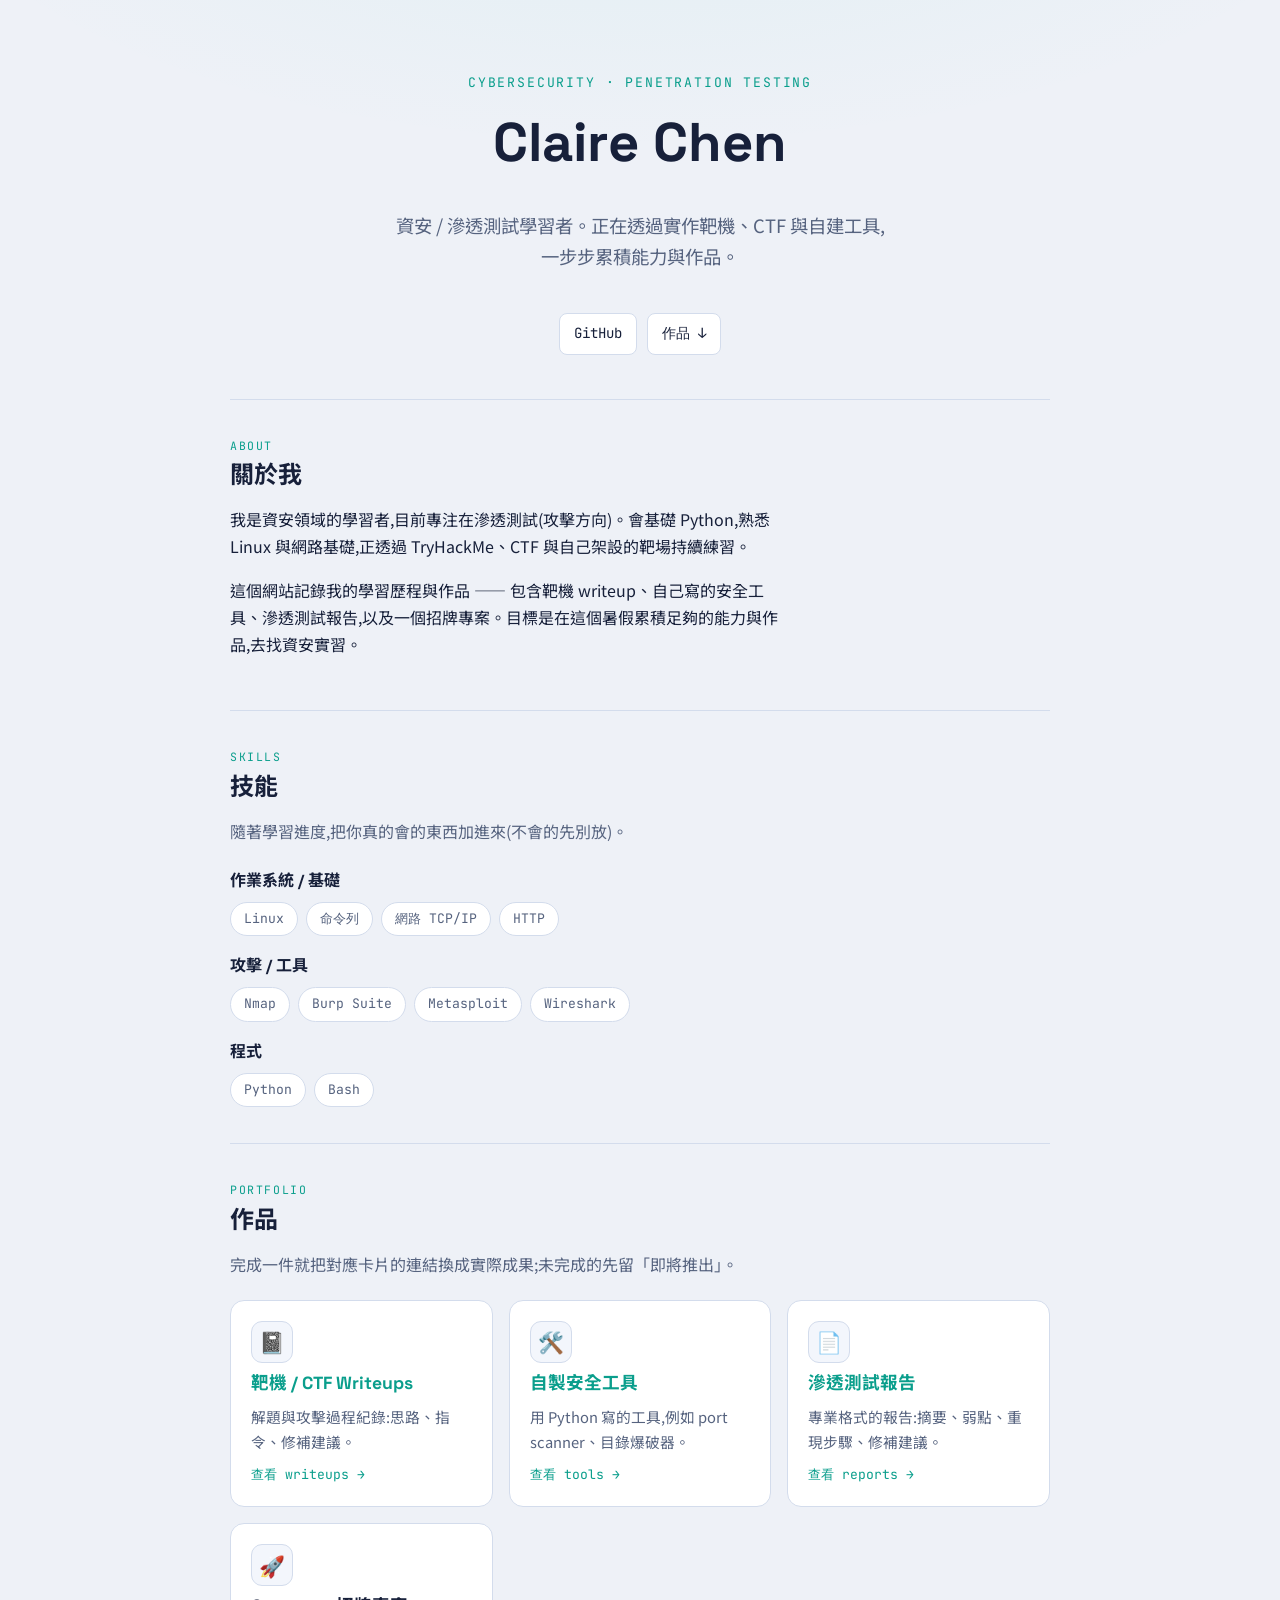
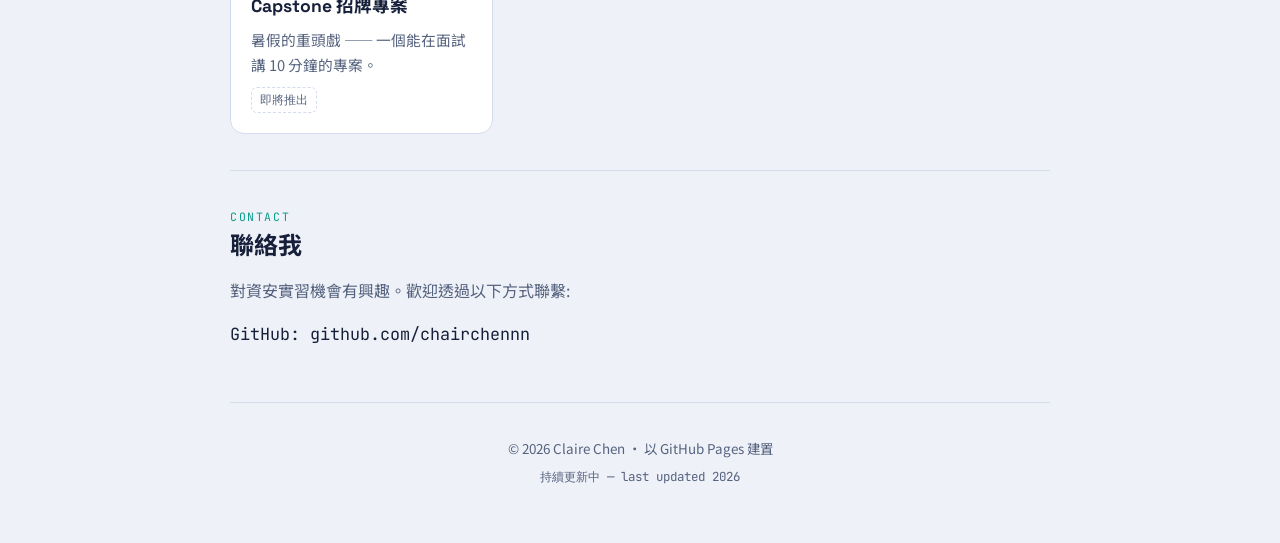
<file: index.html>
<!doctype html>
<html lang="zh-Hant">
<head>
<meta charset="utf-8">
<meta name="viewport" content="width=device-width, initial-scale=1, viewport-fit=cover">
<!-- Yun-Ching Chen -->
<title>Claire Chen · 資安作品集</title>
<meta name="description" content="資安 / 滲透測試學習歷程與作品集">
<link rel="preconnect" href="https://fonts.googleapis.com">
<link rel="preconnect" href="https://fonts.gstatic.com" crossorigin>
<link rel="stylesheet" href="https://fonts.googleapis.com/css2?family=Space+Grotesk:wght@500;700&family=JetBrains+Mono:wght@400;700&family=Noto+Sans+TC:wght@400;500;700&display=swap">
<style>
:root{
  --bg:#0e1118; --bg2:#141a27; --panel:#181f2e; --panel2:#1f2838; --line:#2a3347;
  --fg:#e8edf7; --muted:#93a0bc; --accent:#34d3c0; --accent-ink:#04140f;
  --display:"Space Grotesk","Noto Sans TC",system-ui,sans-serif;
  --body:"Noto Sans TC",system-ui,-apple-system,"PingFang TC","Microsoft JhengHei",sans-serif;
  --mono:"JetBrains Mono",ui-monospace,Menlo,Consolas,monospace;
  color-scheme:dark;
}
@media (prefers-color-scheme:light){:root{
  --bg:#eef1f7; --bg2:#ffffff; --panel:#ffffff; --panel2:#f3f6fc; --line:#d3dcec;
  --fg:#17203a; --muted:#56637f; --accent:#0a9e8c; --accent-ink:#ffffff; color-scheme:light }}
*{box-sizing:border-box}
html,body{margin:0}
body{background:var(--bg);color:var(--fg);font:16px/1.7 var(--body);
  background-image:radial-gradient(1100px 500px at 50% -200px,rgba(52,211,192,.08),transparent 70%)}
.wrap{max-width:860px;margin:0 auto;padding:0 max(20px,env(safe-area-inset-left,0px))}
h1,h2,h3{font-family:var(--display);line-height:1.2;margin:0}
a{color:var(--accent);text-decoration:none}
a:hover{text-decoration:underline}
.mono{font-family:var(--mono)}
.muted{color:var(--muted)}

/* hero */
header.hero{padding:72px 0 44px;text-align:center;display:flex;flex-direction:column;align-items:center;gap:16px}
.hero .eyebrow{font-family:var(--mono);font-size:.82rem;letter-spacing:.14em;text-transform:uppercase;color:var(--accent)}
.hero h1{font-size:clamp(2.2rem,7vw,3.4rem)}
.hero .tagline{font-size:1.15rem;color:var(--muted);max-width:50ch}
.links{display:flex;flex-wrap:wrap;gap:10px;justify-content:center;margin-top:6px}
.links a{font-family:var(--mono);font-size:.88rem;background:var(--panel);border:1px solid var(--line);border-radius:8px;padding:8px 14px;color:var(--fg)}
.links a:hover{border-color:var(--accent);text-decoration:none}

section{padding:36px 0;border-top:1px solid var(--line)}
section h2{font-size:1.5rem;margin-bottom:6px}
section .lead{color:var(--muted);margin-bottom:22px}
.sec-label{font-family:var(--mono);font-size:.72rem;letter-spacing:.14em;text-transform:uppercase;color:var(--accent);display:block;margin-bottom:6px}

/* about */
.about p{max-width:62ch;color:var(--fg)}
.about p + p{margin-top:12px}

/* skills */
.skills{display:flex;flex-direction:column;gap:16px}
.skillgroup b{font-family:var(--display);display:block;margin-bottom:8px}
.chips{display:flex;flex-wrap:wrap;gap:8px}
.chip{font-family:var(--mono);font-size:.82rem;background:var(--panel);border:1px solid var(--line);border-radius:999px;padding:5px 13px;color:var(--muted)}

/* projects */
.grid{display:grid;grid-template-columns:repeat(auto-fit,minmax(240px,1fr));gap:16px}
.card{background:var(--panel);border:1px solid var(--line);border-radius:14px;padding:20px;display:flex;flex-direction:column;gap:10px;transition:border-color .15s,transform .15s}
.card:hover{border-color:var(--accent);transform:translateY(-2px)}
.card .ico{width:42px;height:42px;border-radius:11px;background:var(--panel2);border:1px solid var(--line);display:grid;place-items:center;font-size:1.3rem}
.card h3{font-size:1.1rem}
.card p{color:var(--muted);font-size:.92rem;flex:1;margin:0}
.card .go{font-family:var(--mono);font-size:.82rem;color:var(--accent)}
.card .soon{font-family:var(--mono);font-size:.72rem;color:var(--muted);border:1px dashed var(--line);border-radius:6px;padding:2px 8px;align-self:flex-start}

/* contact */
.contact p{color:var(--muted);max-width:60ch}
.contact .big{font-family:var(--mono);font-size:1.05rem;color:var(--fg);margin-top:10px;word-break:break-all}

footer{padding:34px 0 56px;border-top:1px solid var(--line);text-align:center;color:var(--muted);font-size:.84rem}
footer .mono{display:block;margin-top:6px;font-size:.78rem}
</style>
</head>
<body>
<div class="wrap">

  <!-- ====== 首屏 HERO：改成你的名字、一句介紹、連結 ====== -->
  <header class="hero">
    <span class="eyebrow">Cybersecurity · Penetration Testing</span>
    <h1>Claire Chen</h1>
    <p class="tagline">資安 / 滲透測試學習者。正在透過實作靶機、CTF 與自建工具,一步步累積能力與作品。</p>
    <div class="links">
      <!-- chairchennn.github.io -->
      <a href="https://github.com/chairchennn" target="_blank" rel="noopener">GitHub</a>
      <a href="#projects">作品 ↓</a>
      <!-- 之後可加：LinkedIn、TryHackMe profile、Email -->
    </div>
  </header>

  <!-- ====== 關於我 ====== -->
  <section class="about" id="about">
    <span class="sec-label">About</span>
    <h2>關於我</h2>
    <!-- Hi, I'm Yun-Ching Chen, currently studying Masters of Cyber Security in UQ. -->
    <p>我是資安領域的學習者,目前專注在滲透測試(攻擊方向)。會基礎 Python,熟悉 Linux 與網路基礎,正透過 TryHackMe、CTF 與自己架設的靶場持續練習。</p>
    <p>這個網站記錄我的學習歷程與作品 —— 包含靶機 writeup、自己寫的安全工具、滲透測試報告,以及一個招牌專案。目標是在這個暑假累積足夠的能力與作品,去找資安實習。</p>
  </section>

  <!-- ====== 技能 ====== -->
  <section id="skills">
    <span class="sec-label">Skills</span>
    <h2>技能</h2>
    <p class="lead">隨著學習進度,把你真的會的東西加進來(不會的先別放)。</p>
    <div class="skills">
      <div class="skillgroup"><b>作業系統 / 基礎</b>
        <div class="chips"><span class="chip">Linux</span><span class="chip">命令列</span><span class="chip">網路 TCP/IP</span><span class="chip">HTTP</span></div></div>
      <div class="skillgroup"><b>攻擊 / 工具</b>
        <div class="chips"><span class="chip">Nmap</span><span class="chip">Burp Suite</span><span class="chip">Metasploit</span><span class="chip">Wireshark</span></div></div>
      <div class="skillgroup"><b>程式</b>
        <div class="chips"><span class="chip">Python</span><span class="chip">Bash</span></div></div>
    </div>
  </section>

  <!-- ====== 作品 PROJECTS ====== -->
  <section id="projects">
    <span class="sec-label">Portfolio</span>
    <h2>作品</h2>
    <p class="lead">完成一件就把對應卡片的連結換成實際成果;未完成的先留「即將推出」。</p>
    <div class="grid">

      <a class="card" href="https://github.com/chairchennn/chairchennn.github.io/tree/main/writeups" target="_blank" rel="noopener">
        <span class="ico">📓</span>
        <h3>靶機 / CTF Writeups</h3>
        <p>解題與攻擊過程紀錄:思路、指令、修補建議。</p>
        <span class="go">查看 writeups →</span>
      </a>

      <a class="card" href="https://github.com/chairchennn/chairchennn.github.io/tree/main/tools" target="_blank" rel="noopener">
        <span class="ico">🛠️</span>
        <h3>自製安全工具</h3>
        <p>用 Python 寫的工具,例如 port scanner、目錄爆破器。</p>
        <span class="go">查看 tools →</span>
      </a>

      <a class="card" href="https://github.com/chairchennn/chairchennn.github.io/tree/main/reports" target="_blank" rel="noopener">
        <span class="ico">📄</span>
        <h3>滲透測試報告</h3>
        <p>專業格式的報告:摘要、弱點、重現步驟、修補建議。</p>
        <span class="go">查看 reports →</span>
      </a>

      <!-- ✏️ Capstone：完成後把 href 換成專案 repo，拿掉 soon -->
      <div class="card">
        <span class="ico">🚀</span>
        <h3>Capstone 招牌專案</h3>
        <p>暑假的重頭戲 —— 一個能在面試講 10 分鐘的專案。</p>
        <span class="soon">即將推出</span>
      </div>

    </div>
  </section>

  <!-- ====== 聯絡 ====== -->
  <section class="contact" id="contact">
    <span class="sec-label">Contact</span>
    <h2>聯絡我</h2>
    <p>對資安實習機會有興趣。歡迎透過以下方式聯繫:</p>
    <!-- claire.ycchen.au@gmail.com -->
    <p class="big">GitHub: github.com/chairchennn</p>
  </section>

  <footer>
    <div>© <span id="yr"></span> Claire Chen · 以 GitHub Pages 建置</div>
    <span class="mono">持續更新中 — last updated 2026</span>
  </footer>

</div>
<script>document.getElementById('yr').textContent=new Date().getFullYear();</script>
</body>
</html>
</file>
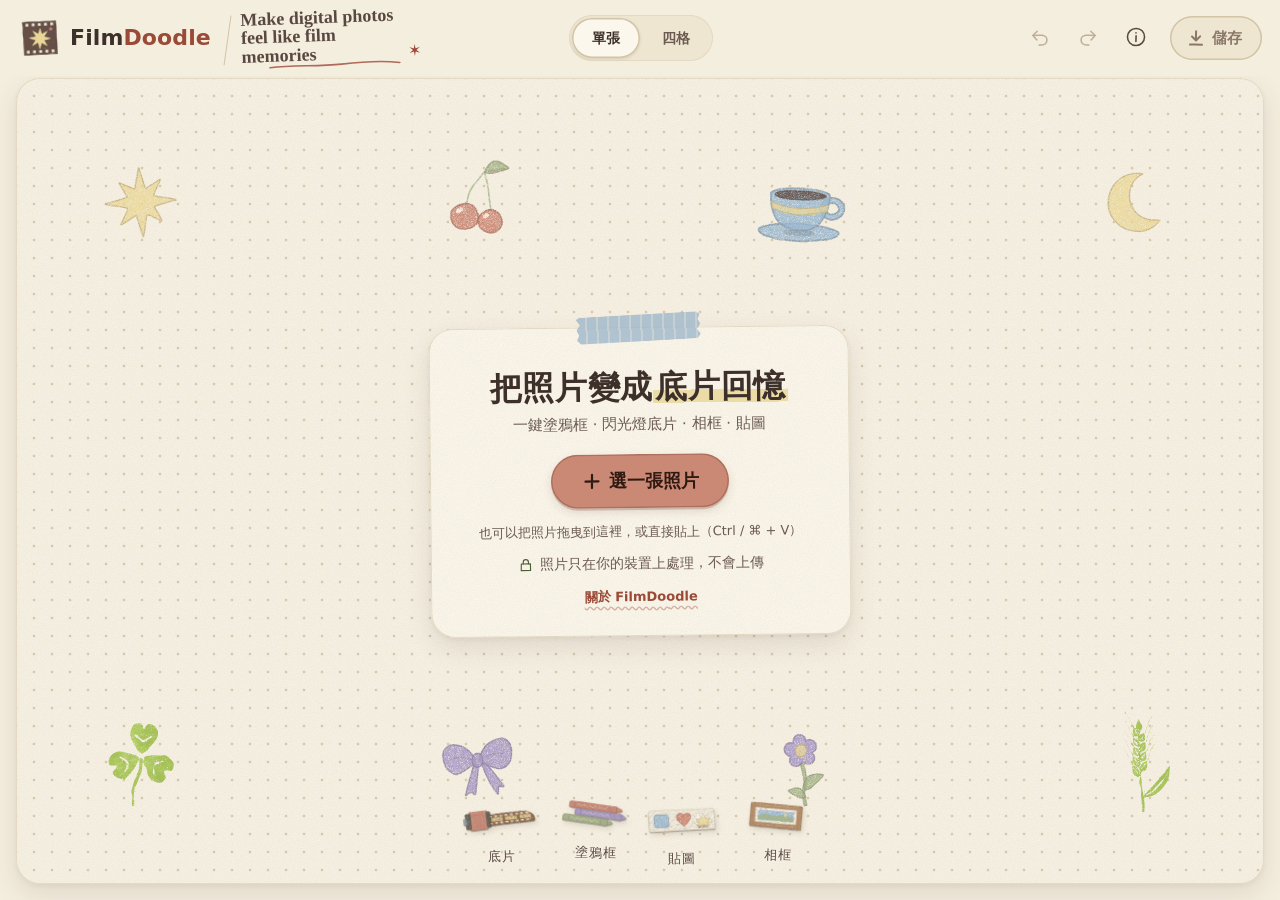
<file: film/index.html>
<!doctype html>
<html lang="zh-Hant">
<head>
<meta charset="utf-8">
<meta name="viewport" content="width=device-width, initial-scale=1, viewport-fit=cover">
<meta http-equiv="Content-Security-Policy" content="default-src 'self'; script-src 'self'; style-src 'self' https://fonts.googleapis.com; font-src https://fonts.gstatic.com; img-src 'self' blob: data:; connect-src 'self' https://fonts.googleapis.com https://fonts.gstatic.com; worker-src 'self'; manifest-src 'self'; object-src 'none'; base-uri 'self'; form-action 'none'">
<meta name="referrer" content="no-referrer">
<title>FilmDoodle · 底片塗鴉機</title>
<meta name="description" content="上傳照片，一鍵加上可愛的手繪塗鴉框、閃光燈底片色調、底片相框、四格拍貼，再用紙膠帶像做手帳一樣裝飾。照片只在你的裝置上處理，不會上傳。">
<meta name="theme-color" content="#f4eedf">
<link rel="manifest" href="manifest.webmanifest">
<link rel="icon" href="icons/star.svg?v=11" type="image/svg+xml">
<link rel="icon" href="icons/star-32.png?v=11" type="image/png" sizes="32x32">
<link rel="shortcut icon" href="icons/star-32.png?v=11">
<link rel="apple-touch-icon" href="icons/apple-touch-icon.png">
<meta name="apple-mobile-web-app-capable" content="yes">
<meta name="mobile-web-app-capable" content="yes">
<meta name="apple-mobile-web-app-status-bar-style" content="default">
<meta name="apple-mobile-web-app-title" content="FilmDoodle">
<link rel="preconnect" href="https://fonts.googleapis.com">
<link rel="preconnect" href="https://fonts.gstatic.com" crossorigin>
<link rel="stylesheet" href="https://fonts.googleapis.com/css2?family=DynaPuff:wght@500;700&family=Chiron+GoRound+TC:wght@500;700&family=Caveat:wght@600&display=swap">
<link rel="stylesheet" href="style.css">
<script type="module" src="js/app.js"></script>
</head>
<body>
<div class="app" id="app" data-has-photo="false" data-mode="single">

  <header class="topbar">
    <a class="brand" href="./" aria-label="FilmDoodle 首頁">
      <svg class="brand-mark" viewBox="0 0 40 40" aria-hidden="true">
        <defs><filter id="bmPrint" x="-4%" y="-4%" width="108%" height="108%"><feTurbulence type="fractalNoise" baseFrequency="1.3" numOctaves="2" seed="5" result="n"/><feDisplacementMap in="SourceGraphic" in2="n" scale="1.2" xChannelSelector="R" yChannelSelector="G" result="d"/><feColorMatrix in="n" values="0 0 0 0 0  0 0 0 0 0  0 0 0 0 0  0 0 0 -3.2 3.4" result="s"/><feComposite in="d" in2="s" operator="in"/></filter></defs>
        <g filter="url(#bmPrint)">
          <path class="bm-block" d="M2.7 3.4L8.5 3.1L14.6 3.3L20.0 3.4L25.6 3.2L31.1 3.5L36.7 3.3L37.1 9.2L36.9 14.2L36.8 20.3L37.1 25.7L37.0 31.0L36.9 37.0L31.0 36.6L25.7 36.9L19.7 36.7L14.6 36.8L8.4 36.9L3.3 36.7L3.3 30.9L3.2 25.9L3.3 20.0L2.8 14.7L3.3 9.1Z"/>
          <g class="bm-holes"><rect x="6.25" y="5.3" width="2.7" height="2.5" rx=".5"/><rect x="12.45" y="5.3" width="2.7" height="2.5" rx=".5"/><rect x="18.65" y="5.3" width="2.7" height="2.5" rx=".5"/><rect x="24.85" y="5.3" width="2.7" height="2.5" rx=".5"/><rect x="31.05" y="5.3" width="2.7" height="2.5" rx=".5"/><rect x="6.25" y="32.3" width="2.7" height="2.5" rx=".5"/><rect x="12.45" y="32.3" width="2.7" height="2.5" rx=".5"/><rect x="18.65" y="32.3" width="2.7" height="2.5" rx=".5"/><rect x="24.85" y="32.3" width="2.7" height="2.5" rx=".5"/><rect x="31.05" y="32.3" width="2.7" height="2.5" rx=".5"/></g>
          <path class="bm-star" d="M20.6 9.9L22.1 15.9L28.1 13.2L24.3 18.8L31.2 21.0L24.2 22.4L27.2 28.4L21.6 24.9L19.3 31.6L17.9 24.5L11.6 27.7L15.5 21.9L8.7 19.6L15.9 18.3L12.8 12.2L18.4 15.8Z"/>
          <circle class="bm-dot" cx="31.2" cy="11.6" r="1.5"/>
        </g>
      </svg>
      <span class="brand-name">Film<b>Doodle</b></span>
      <span class="tagline">Make digital photos feel like film memories <span aria-hidden="true">✶</span></span>
    </a>
    <div class="mode-switch" role="tablist" aria-label="模式">
      <button type="button" role="tab" data-mode="single" aria-selected="true">單張</button>
      <button type="button" role="tab" data-mode="four" aria-selected="false">四格</button>
    </div>
    <div class="top-actions">
      <button class="icon-btn" id="btnUndo" type="button" aria-label="復原" title="復原（Ctrl / ⌘ + Z）" disabled>
        <svg viewBox="0 0 24 24" aria-hidden="true"><path d="M8.6 14.2L4.2 9.3L8.9 4.6"/><path d="M4.6 9.2C8.6 8.9 12 8.8 14.6 9.1C17.9 9.5 19.7 12 19.5 14.6C19.3 17.5 16.9 19.6 13.9 19.6H11"/></svg>
      </button>
      <button class="icon-btn" id="btnRedo" type="button" aria-label="重做" title="重做（Shift + Ctrl / ⌘ + Z）" disabled>
        <svg viewBox="0 0 24 24" aria-hidden="true"><path d="M15.4 14.2L19.8 9.3L15.1 4.6"/><path d="M19.4 9.2C15.4 8.9 12 8.8 9.4 9.1C6.1 9.5 4.3 12 4.5 14.6C4.7 17.5 7.1 19.6 10.1 19.6H13"/></svg>
      </button>
      <button class="icon-btn desktop-only" id="btnInfo" type="button" aria-label="關於 FilmDoodle" title="關於 FilmDoodle">
        <svg viewBox="0 0 24 24" aria-hidden="true"><path d="M12 2.7C17.3 2.5 21.4 6.6 21.3 12.1C21.2 17.4 17.2 21.4 11.9 21.3C6.6 21.2 2.6 17.1 2.7 11.8C2.8 6.7 6.8 2.8 12 2.7Z"/><path d="M12.1 10.8L11.9 17M12 7.4v.1"/></svg>
      </button>
      <button class="primary-btn" id="btnSave" type="button" disabled>
        <svg viewBox="0 0 24 24" aria-hidden="true"><path d="M12.1 3.8L11.9 14.8M7.2 10.2L12 15L16.9 10M4.8 19.9C9.6 19.6 14.4 19.7 19.2 20"/></svg>
        <span>儲存</span>
      </button>
    </div>
  </header>

  <main class="workspace">
    <!-- 主要編輯（電腦：左側直排；手機：底部導覽） -->
    <nav class="rail tabs" role="tablist" aria-label="主要編輯">
      <button role="tab" type="button" data-tab="film" aria-selected="true">
        <svg viewBox="0 0 24 24" aria-hidden="true"><path d="M3.6 6.4C9 6 15 5.8 20.5 6.1L20.8 17.9C15 18.3 9.2 18.4 3.3 18.2Z"/><path d="M7.3 9.6L16.9 9.3L17.2 14.9L7.1 15.2Z"/><path d="M5.4 7.9h.9M9.2 7.8h.9M13 7.8h.9M16.8 7.7h.9M5.3 16.7h.9M9.1 16.7h.9M12.9 16.6h.9M16.7 16.5h.9"/><path class="re" d="M4.1 6.9C9.4 6.5 14.9 6.4 20.1 6.7M20.4 7.4L20.3 17.3"/></svg>
        <span>底片</span></button>
      <button role="tab" type="button" data-tab="doodle" aria-selected="false">
        <svg viewBox="0 0 24 24" aria-hidden="true"><path d="M4.6 6.6L16.6 6.2M19.1 8.9L18.9 19.3L4.4 19.7L4.6 6.6"/><path d="M18.9 2.4L18.8 7.6M16.3 5L21.4 4.9M17.1 3.2L20.6 6.8M20.6 3.2L17.1 6.7"/><path d="M2.7 14.9l2 2M4.7 14.9l-2 2"/><path d="M8 19.6c.6-1 1.2-1 1.8 0s1.2 1 1.8 0 1.2-1 1.8 0"/><path class="re" d="M5.1 7.1L5 19.1M5 19.2L18.4 18.8"/></svg>
        <span>塗鴉框</span></button>
      <button role="tab" type="button" data-tab="sticker" aria-selected="false">
        <svg viewBox="0 0 24 24" aria-hidden="true"><path d="M4.9 4.7L19.2 4.4L19.4 14.1C17.6 16 16.1 17.7 14.3 19.6L4.7 19.4Z"/><path d="M19.4 14.1C16.7 13.9 14.6 15.4 14.3 19.6"/><path d="M11.7 6.4L12.8 10.3L16.5 11.6L12.6 12.7L11.3 16.4L10.2 12.5L6.5 11.2L10.4 10.1Z"/><path class="re" d="M5.4 5.1L18.8 4.9"/></svg>
        <span>貼圖</span></button>
      <button role="tab" type="button" data-tab="frame" aria-selected="false">
        <svg viewBox="0 0 24 24" aria-hidden="true"><path d="M5.4 3.7L19.6 4.4L18.8 20.6L4.4 19.8Z"/><path d="M7.3 6.4L17.4 6.9L17 15.4L6.8 14.9Z"/><path d="M9.5 1.9L15.2 2.4L15 4.9L9.3 4.5Z"/><path class="re" d="M5 4.3L4.7 19.3M5.1 19.4L18.4 20.1"/></svg>
        <span>相框</span></button>
    </nav>

    <section class="stage" id="stage" aria-label="照片預覽">
      <div class="empty" id="empty">
        <canvas class="deco" id="decoCanvas" aria-hidden="true"></canvas>
        <div class="empty-card">
          <div class="empty-single">
            <h1>把照片變成<span>底片回憶</span></h1>
            <p>一鍵塗鴉框 · 閃光燈底片 · 相框 · 貼圖</p>
            <button class="primary-btn big" id="btnPick" type="button">
              <svg viewBox="0 0 24 24" aria-hidden="true"><path d="M12.1 4.8L11.9 19.2M4.9 12.1L19.1 11.9"/></svg>
              <span>選一張照片</span>
            </button>
          </div>
          <div class="empty-four">
            <h1>四格<span>拍貼</span></h1>
            <p>選 4 張照片，排成一條或田字格</p>
            <button class="primary-btn big" id="btnPickFour" type="button">
              <svg viewBox="0 0 24 24" aria-hidden="true"><path d="M5.3 3.2L18.8 3L19 20.9L5.1 21Z"/><path d="M5.2 7.6L18.9 7.4M5.2 12.1L18.9 12M5.1 16.6L19 16.5"/></svg>
              <span>選 4 張照片</span>
            </button>
          </div>
          <p class="hint desktop-only">也可以把照片拖曳到這裡，或直接貼上（Ctrl / ⌘ + V）</p>
          <p class="privacy">
            <svg viewBox="0 0 24 24" aria-hidden="true"><path d="M5.2 10.2L18.8 10L19 19.9L5 20.1Z"/><path d="M8.1 10.1V7.6C8.1 5.2 9.9 3.6 12 3.6C14.2 3.6 15.9 5.3 15.9 7.5V10"/></svg>
            照片只在你的裝置上處理，不會上傳
          </p>
          <button class="link-btn" id="btnAbout" type="button">關於 FilmDoodle</button>
        </div>
      </div>

      <canvas class="view" id="view" hidden></canvas>

      <div class="zoom-bar" id="zoomBar" role="group" aria-label="工作畫面大小">
        <button type="button" id="btnZoomOutBtn" aria-label="縮小畫面">−</button>
        <button type="button" id="zoomOut" aria-label="回到剛好的大小" title="回到剛好的大小">100%</button>
        <button type="button" id="btnZoomIn" aria-label="放大畫面">＋</button>
      </div>
      <div class="stage-tools" id="stageTools" hidden>
        <button class="chip-btn" id="btnCompare" type="button" aria-label="按住看原圖">
          <svg viewBox="0 0 24 24" aria-hidden="true"><path d="M12 3.6C16.8 3.4 20.6 7.2 20.5 12.1C20.4 16.8 16.7 20.5 11.9 20.4C7.2 20.3 3.5 16.6 3.6 11.9C3.7 7.3 7.3 3.7 12 3.6Z"/><path d="M12 3.6L11.9 20.4"/><path class="re" d="M13.5 7.1L17.4 5.8M13.4 10.6L19.7 8.6M13.3 14.1L20.2 12M13.3 17.6L18.9 15.8"/></svg>
          <span>按住看原圖</span>
        </button>
      </div>

      <div class="sticker-bar" id="stickerBar" hidden>
        <div class="sticker-actions">
          <button type="button" data-act="color" id="actColor"><span class="color-dot" id="actColorDot"></span><span>顏色</span></button>
          <button type="button" data-act="flip"><svg viewBox="0 0 24 24" aria-hidden="true"><path d="M12 3.2L12.1 20.8"/><path d="M8.2 7.1L3.3 12L8.1 16.9Z"/><path d="M15.8 7.1L20.7 12L15.9 16.9Z"/></svg><span>翻轉</span></button>
          <button type="button" data-act="dup"><svg viewBox="0 0 24 24" aria-hidden="true"><path d="M8.3 8.2L19.8 8L20 19.8L8.1 20Z"/><path d="M15.9 7.9V4.2L4.2 4.1L4.1 15.9H7.9"/></svg><span>複製</span></button>
          <button type="button" data-act="front"><svg viewBox="0 0 24 24" aria-hidden="true"><path d="M12.1 19.3L11.9 5.1M6.1 10.9L12 5L17.9 11"/></svg><span>最上層</span></button>
          <button type="button" data-act="del" class="danger"><svg viewBox="0 0 24 24" aria-hidden="true"><path d="M4.9 7.1C9.6 6.9 14.4 6.9 19.1 7.1M9.9 6.9V4.5L14.1 4.4V6.9M6.9 7.2L8.1 19.9L15.9 20L17.1 7.2"/></svg><span>刪除</span></button>
          <button type="button" data-act="layers"><svg viewBox="0 0 24 24" aria-hidden="true"><path d="M12 4.2L20.4 8.6L12 13L3.6 8.6Z"/><path d="M3.8 12.5L12 16.8L20.2 12.5"/><path d="M3.8 16.3L12 20.6L20.2 16.3"/></svg><span>圖層</span></button>
          <button type="button" data-act="done" class="ok"><svg viewBox="0 0 24 24" aria-hidden="true"><path d="M5 12.6L9.4 17.1L19.1 7.3"/></svg><span>完成</span></button>
        </div>
        <div class="swatches small" id="stickerColors" role="radiogroup" aria-label="貼圖顏色" hidden></div>
      </div>

      <!-- 快速創作：漂浮文具工具列（按鈕由 app.js 依使用者的順序產生） -->
      <div class="stationery-dock">
        <div class="stationery" id="stationery" role="toolbar" aria-label="文具工具列"></div>
      </div>
    </section>

    <aside class="panel main-panel" id="panel">
      <div class="panel-head">
        <h2 id="panelTitle">底片</h2>
        <p id="panelHint"></p>
        <button class="panel-close" id="btnPanelClose" type="button" aria-label="收起面板，讓照片大一點">
          <svg viewBox="0 0 24 24" aria-hidden="true"><path d="M6.2 6.4L17.6 17.8M17.8 6.2L6.4 17.6"/></svg><span>收起</span></button>
      </div>
      <div class="tab-body">
        <!-- 底片：底片色調＋常用調整，其他收進「更多」 -->
        <section class="pane" data-pane="film" role="tabpanel">
          <div class="cards" id="presetList"></div>
          <label class="slider">
            <span class="s-label">濃淡</span>
            <input type="range" min="0" max="100" value="100" data-adj="intensity">
            <output>100</output>
          </label>
          <div id="sliderMain" class="slider-list"></div>
          <details class="more">
            <summary>更多調整</summary>
            <div id="sliderMore" class="slider-list"></div>
            <div class="sub">
              <span class="sub-label">漏光樣式</span>
              <div class="chips" id="leakStyles"></div>
            </div>
            <button class="link-btn" id="btnResetAdj" type="button">全部重設</button>
          </details>
          <p class="note">色調為一般底片風格的模擬，非任何廠商官方數值。</p>
        </section>

        <!-- 塗鴉框 -->
        <section class="pane" data-pane="doodle" role="tabpanel" hidden>
          <!-- 選了款式之後的調整（放在最上面，不用捲下去找） -->
          <div class="doodle-opts" id="doodleOpts" hidden>
            <div class="count-row">
              <span class="s-label">圖案數量</span>
              <div class="chips count-presets" id="doodleAmounts" role="radiogroup" aria-label="圖案數量"></div>
              <button class="round-btn" type="button" id="doodleLess" aria-label="少一點">−</button>
              <output id="doodleCountOut" aria-live="polite">20 個</output>
              <button class="round-btn" type="button" id="doodleMore" aria-label="多一點">＋</button>
            </div>
            <label class="slider">
              <span class="s-label">圖案大小</span>
              <input type="range" min="60" max="150" value="100" id="doodleScale">
              <output>100%</output>
            </label>
            <label class="slider">
              <span class="s-label">霓虹光暈</span>
              <input type="range" min="0" max="100" value="0" id="doodleGlow">
              <output>0</output>
            </label>
            <div class="sub" id="doodleLayoutRow">
              <span class="sub-label">排列</span>
              <div class="chips" id="doodleLayouts"></div>
            </div>
            <div class="sub doodle-actions">
              <button class="chip strong" type="button" id="btnDoodleShuffle"><svg viewBox="0 0 24 24" aria-hidden="true"><path d="M4.6 4.9L19.1 4.6L19.4 19.2L4.8 19.4Z"/><path class="pip" d="M8.6 8.7h.1M15.4 8.6h.1M12 12h.1M8.6 15.4h.1M15.5 15.3h.1"/></svg>換一組</button>
              <button class="chip" type="button" id="btnDoodleEdit">轉成貼圖（個別調整）</button>
            </div>
          </div>
          <div class="cards wrap" id="doodleList"></div>
        </section>

        <!-- 貼圖 -->
        <section class="pane" data-pane="sticker" role="tabpanel" hidden>
          <div class="sticker-tools">
            <label class="toggle chip">
              <input type="checkbox" id="glow" checked>
              <span>霓虹光暈</span>
            </label>
            <button class="chip" type="button" id="btnClearStickers">清除全部</button>
          </div>
          <div class="chips" id="stickerCats"></div>
          <div class="sticker-grid" id="stickerGrid"></div>
          <p class="note">想用自己的圖？按文具列的「新增」。紙膠帶也在文具列。</p>
        </section>

        <!-- 相框（單張）／排法（四格）＋日期戳記 -->
        <section class="pane" data-pane="frame" role="tabpanel" hidden>
          <div data-only="single">
            <div class="cards frames" id="frameList"></div>
            <div class="frame-opts" id="frameOpts">
              <div class="sub" id="optColor">
                <span class="sub-label">相框顏色</span>
                <div class="swatches" id="frameColors" role="radiogroup" aria-label="相框顏色"></div>
              </div>
              <div class="sub" id="optCropLink" hidden>
                <span class="sub-label">照片</span>
                <button class="chip" type="button" data-goto="crop">用「裁切」調整大小、角度、取景</button>
              </div>
            </div>
          </div>
          <div data-only="four" hidden>
            <div class="sub">
              <span class="sub-label">排法</span>
              <div class="chips" id="fourLayouts"></div>
            </div>
            <div class="sub">
              <span class="sub-label">照片</span>
              <button class="chip" type="button" data-goto="crop">用「裁切」調整每一格的大小、角度</button>
            </div>
          </div>
          <div class="sub" id="optPaper">
            <span class="sub-label" id="paperLabel">相紙</span>
            <div class="swatches papers" id="paperList" role="radiogroup" aria-label="紙張樣式"></div>
          </div>

          <div class="date-block">
            <label class="switch-row">
              <span><b>相機日期</b><small>拋棄式相機印在角落的橘色日期</small></span>
              <input type="checkbox" id="dateOn" role="switch">
            </label>
            <div class="sub">
              <span class="sub-label">大小</span>
              <div class="chips" id="dateSizes"></div>
            </div>
            <div class="sub">
              <span class="sub-label">顏色</span>
              <div class="chips" id="dateColors"></div>
            </div>
            <details class="more">
              <summary>更多：格式、位置、日期</summary>
              <div class="sub">
                <span class="sub-label">格式</span>
                <div class="chips" id="dateFormats"></div>
              </div>
              <div class="sub">
                <span class="sub-label">位置</span>
                <div class="chips" id="datePos"></div>
              </div>
              <div class="date-row">
                <input type="date" id="dateValue" aria-label="日期">
                <button class="chip" type="button" id="btnDatePhoto">用拍攝日期</button>
              </div>
            </details>
          </div>
        </section>

        <!-- 文具：新增 -->
        <section class="pane" data-pane="add" role="tabpanel" hidden>
          <div data-only="single">
            <button class="primary-btn" type="button" id="btnReplace">
              <svg viewBox="0 0 24 24" aria-hidden="true"><path d="M3.4 5.2L20.6 4.9L20.9 19.1L3.2 19.3Z"/><path d="M12 8.6C13.9 8.6 15.5 10.1 15.5 12C15.5 13.9 13.9 15.5 12 15.5C10.1 15.5 8.5 13.9 8.5 12C8.5 10.1 10.1 8.6 12 8.6Z"/><path d="M8 5L9.5 2.9H14.5L16 5"/></svg>
              <span>選一張照片</span>
            </button>
          </div>
          <div data-only="four" hidden>
            <div class="slots" id="fourSlots"></div>
            <button class="chip" type="button" id="btnFourAll">重選 4 張</button>
          </div>
          <h3 class="win-sub">剪貼</h3>
          <div class="add-cut">
            <button class="chip strong" type="button" id="btnUploadSticker">
              <svg viewBox="0 0 24 24" aria-hidden="true"><path d="M12 16.1L12.1 5.1M7.1 9.9L12 5L16.9 10.1M4.9 19.1C9.6 18.9 14.4 18.9 19.1 19.1"/></svg>匯入圖片來剪</button>
            <button class="chip" type="button" id="btnCutStart" data-only="single">
              <svg viewBox="0 0 24 24" aria-hidden="true"><circle cx="6" cy="7" r="3"/><circle cx="6" cy="17" r="3"/><path d="M8.5 8.5L20 18M8.5 15.5L20 6"/></svg>剪這張照片</button>
            <button class="chip" type="button" id="btnCutCell" data-only="four" hidden>
              <svg viewBox="0 0 24 24" aria-hidden="true"><circle cx="6" cy="7" r="3"/><circle cx="6" cy="17" r="3"/><path d="M8.5 8.5L20 18M8.5 15.5L20 6"/></svg>剪四格裡的照片</button>
            <button class="chip" type="button" id="btnCutClear" hidden>恢復方形照片</button>
          </div>
          <p class="note" id="cutHint">匯入的圖會打開剪紙台：手繪一圈或一點一點點出形狀，剪好變成貼圖。</p>
          <h3 class="win-sub">剪過的</h3>
          <div class="sticker-grid cut-history" id="cutHistory"></div>
          <p class="note">照片只在你的裝置上處理，不會上傳。 <button class="link-btn inline" type="button" id="btnAbout2">關於 FilmDoodle</button></p>
        </section>

        <!-- 文具：剪刀 -->
        <section class="pane" data-pane="crop" role="tabpanel" hidden>
          <div class="sub crop-cut-link">
            <span class="sub-label">剪下形狀</span>
            <button class="chip" type="button" id="btnCropCut">
              <svg viewBox="0 0 24 24" aria-hidden="true"><circle cx="6" cy="7" r="3"/><circle cx="6" cy="17" r="3"/><path d="M8.5 8.5L20 18M8.5 15.5L20 6"/></svg>剪這張照片</button>
            <button class="chip" type="button" id="btnCropImport">匯入圖片來剪</button>
          </div>
          <div id="cropFrame">
          <p class="note first" id="xfHint">直接在照片上<b>拖曳移動</b>、<b>兩指縮放和轉動</b>；也可以用下面的滑桿。</p>
          <div data-only="single">
            <div class="sub">
              <span class="sub-label">比例</span>
              <div class="chips" id="cropRatios"></div>
            </div>
            <p class="note" id="ratioNote" hidden></p>
          </div>
          <p class="sub-label xf-target" id="xfTarget" data-only="four" hidden>第 1 格</p>
          <label class="slider">
            <span class="s-label">縮放</span>
            <input type="range" min="100" max="400" step="1" value="100" id="xfZoom">
            <output>100%</output>
          </label>
          <label class="slider">
            <span class="s-label">角度</span>
            <input type="range" min="-45" max="45" step="1" value="0" id="xfAngle">
            <output>0°</output>
          </label>
          <div class="sub">
            <button class="chip" id="btnRotate" type="button">
              <svg viewBox="0 0 24 24" aria-hidden="true"><path d="M19.9 11.2C19.6 6.9 16.1 3.9 12 3.9C7.6 3.9 4 7.5 4 12C4 16.4 7.6 20 12.1 20C14.4 20 16.4 19 17.8 17.6M20.1 4.2L19.9 11.1L13.1 11"/></svg>轉 90°</button>
            <button class="chip" id="btnXfReset" type="button">重設</button>
          </div>
          </div>
        </section>

        <!-- 文具：紙膠帶 -->
        <section class="pane" data-pane="tape" role="tabpanel" hidden>
          <div class="tape-go" id="tapeGo" data-editing="false">
            <canvas id="tapePreview" width="320" height="150" aria-hidden="true"></canvas>
            <div class="tape-go-btns">
              <button type="button" class="chip tape-add" id="btnTapeAdd">貼到照片上</button>
              <button type="button" class="chip" id="btnTapeNew" hidden>改成貼新的</button>
            </div>
            <p class="hint" id="tapeEditNote" aria-live="polite"></p>
          </div>
          <div class="sub first">
            <span class="sub-label">① 貼法與形狀</span>
            <div class="tape-grid tape-shapes" id="tapeShapes" role="radiogroup" aria-label="貼法與形狀"></div>
          </div>
          <div class="sub">
            <span class="sub-label">② 花紋</span>
            <div class="tape-grid" id="tapeGrid" role="radiogroup" aria-label="花紋"></div>
          </div>
          <div class="sub">
            <span class="sub-label">③ 配色</span>
            <div class="tape-ways" id="tapeWays" role="radiogroup" aria-label="配色"></div>
          </div>
          <div class="sub">
            <span class="sub-label">材質</span>
            <div class="chips" id="tapeMats" role="radiogroup" aria-label="膠帶材質"></div>
          </div>
        </section>

      </div>
    </aside>
    <aside class="panel tool-panel" id="panel2">
      <div class="panel-head">
        <h2 id="panelTitle2">新增</h2>
        <p id="panelHint2"></p>
        <button class="panel-close" id="btnPanelClose2" type="button" aria-label="關閉文具視窗"><svg viewBox="0 0 24 24" aria-hidden="true"><path d="M6.2 6.4L17.6 17.8M17.8 6.2L6.4 17.6"/></svg><span>收起</span></button>
      </div>
      <div class="tab-body">
        <!-- 文具：膠水・圖層 -->
        <section class="pane" data-pane="glue" role="tabpanel" hidden>
          <div class="sub first">
            <button class="chip" type="button" id="btnGlueAll">全部黏好</button>
            <button class="chip" type="button" id="btnUnglueAll">全部撕開</button>
          </div>
          <p class="note" id="layerEmpty">照片上還沒有貼圖、紙膠帶或剪下的圖。</p>
          <ol class="layer-list" id="layerList" aria-label="圖層（上面的在最上層）"></ol>
        </section>
      </div>
    </aside>
  </main>
</div>

<input type="file" id="fileInput" accept="image/*" hidden>
<input type="file" id="fourInput" accept="image/*" multiple hidden>
<input type="file" id="slotInput" accept="image/*" hidden>
<input type="file" id="stickerInput" accept="image/png,image/webp,image/gif,image/jpeg" hidden>

<!-- 匯出結果 -->
<dialog class="sheet" id="resultDialog" aria-labelledby="resultTitle">
  <div class="sheet-body">
    <h2 id="resultTitle">沖洗完成</h2>
    <img class="result-img" id="resultImg" alt="完成的照片">
    <p class="note center" id="resultInfo"></p>
    <div class="sheet-actions stack">
      <button class="primary-btn" type="button" id="btnShare" hidden>分享 / 存到相簿</button>
      <a class="primary-btn alt" id="btnDownload" download="filmdoodle.jpg" href="#">下載 JPG</a>
      <button class="ghost-btn" type="button" id="btnCloseResult">繼續編輯</button>
    </div>
    <p class="note center">手機也可以長按上面的圖片直接儲存。<br>匯出的照片已移除 GPS 位置等 EXIF 資訊。</p>
  </div>
</dialog>

<!-- 剪紙台：沿著主體畫一圈 -->
<dialog class="cut-dialog" id="cutDialog" aria-labelledby="cutTitle">
  <div class="cut-top">
    <button class="ghost-btn" type="button" id="btnCutCancel">取消</button>
    <h2 id="cutTitle">剪下</h2>
    <span class="cut-top-r">
    <button class="ghost-btn" type="button" id="btnCutRedo">重畫</button>
    <button class="icon-btn" type="button" id="btnCutUndo" aria-label="上一步" disabled>
      <svg viewBox="0 0 24 24" aria-hidden="true"><path d="M8.6 14.2L4.2 9.3L8.9 4.6"/><path d="M4.6 9.2C8.6 8.9 12 8.8 14.6 9.1C17.9 9.5 19.7 12 19.5 14.6C19.3 17.5 16.9 19.6 13.9 19.6H11"/></svg></button>
    </span>
  </div>
  <div class="cut-cells chips" id="cutCells" hidden></div>
  <div class="cut-stage" id="cutStage">
    <canvas id="cutCanvas"></canvas>
    <p class="cut-tip" id="cutTip">沿著要留的地方畫一圈</p>
  </div>
  <div class="cut-bottom">
    <div class="sub">
      <span class="sub-label">剪法</span>
      <div class="seg cut-modes" role="radiogroup" aria-label="剪法">
        <button type="button" role="radio" data-cutmode="draw" aria-checked="true">手繪一圈</button>
        <button type="button" role="radio" data-cutmode="points" aria-checked="false">一點一點點</button>
      </div>
      <button class="chip" type="button" id="btnCutClose" hidden>連成形狀</button>
    </div>
    <div class="sub">
      <span class="sub-label">白邊</span>
      <div class="chips" id="cutMargins"></div>
    </div>
    <div class="cut-actions">
      <button class="ghost-btn" type="button" id="btnCutWhole" hidden>整張直接貼上</button>
      <button class="ghost-btn" type="button" id="btnCutSticker" disabled>做成貼圖</button>
      <button class="primary-btn" type="button" id="btnCutPaste" disabled>貼在手帳紙上</button>
    </div>
  </div>
</dialog>

<!-- 整理文具工具列 -->
<dialog class="sheet" id="toolsDialog" aria-labelledby="toolsTitle">
  <div class="sheet-body">
    <h2 id="toolsTitle">整理文具工具列</h2>
    <p class="note">用 ↑ ↓ 調整順序；不常用的可以先收起來。</p>
    <ol class="tool-order" id="toolOrder"></ol>
    <div class="sheet-actions">
      <button class="ghost-btn" type="button" id="btnToolsReset">恢復預設</button>
      <button class="primary-btn" type="button" id="btnToolsDone">完成</button>
    </div>
  </div>
</dialog>

<!-- 關於 -->
<dialog class="sheet" id="infoDialog" aria-labelledby="infoTitle">
  <div class="sheet-body prose">
    <h2 id="infoTitle">關於 FilmDoodle</h2>
    <p>把手機或相機照片變成底片回憶：選底片色調、一鍵加上手繪塗鴉框、相框或做成四格拍貼，再用底部的文具（紙膠帶、膠水…）像做手帳一樣裝飾。</p>
    <h3>隱私</h3>
    <ul>
      <li>照片只在你的瀏覽器裡處理，沒有伺服器、不會上傳。</li>
      <li>匯出的照片是重新繪製的 JPG，不帶 GPS 位置、相機型號等 EXIF 資訊。</li>
      <li>只記住你上次用的設定（存在這台裝置）。</li>
      <li>字型由 Google Fonts 載入（會連到 Google 的伺服器，但照片不會）。</li>
    </ul>
    <h3>加到主畫面</h3>
    <ul>
      <li><b>iPhone</b>：用 Safari 開，點「分享」→「加入主畫面」。</li>
      <li><b>Android</b>：用 Chrome 開，選單 →「安裝應用程式」。</li>
      <li><b>電腦</b>：Chrome / Edge 網址列右邊的安裝圖示。</li>
    </ul>
    <h3>說明</h3>
    <p>色調為一般底片風格的模擬，非任何廠商官方數值。貼圖與塗鴉圖案皆為原創繪製；顏文字為常見符號組合。</p>
    <p class="muted">Made by <a href="../">Claire Chen</a></p>
    <div class="sheet-actions">
      <button class="primary-btn" type="button" id="btnCloseInfo">好</button>
    </div>
  </div>
</dialog>

<div class="busy" id="busy" hidden>
  <div class="busy-card"><span class="spinner" aria-hidden="true"></span><span id="busyText">沖洗中…</span></div>
</div>
<div class="toast" id="toast" role="status" aria-live="polite" hidden></div>
</body>
</html>
</file>
<file: film/style.css>
/* =========================================================
   FilmDoodle · 網站 v8「色鉛筆手帳」
   象牙點點紙＋褪色顏料色票（STYLE.md）：象牙、奶油黃、灰紫、粉藍、鼠尾草、赤陶、巧克力、炭灰
   文字用巧克力色（--ink 系列），對比都 ≥ 4.5:1（見各色旁的註解）
   ========================================================= */
:root {
  /* 文字（對比以 --bg #f4eedf 計） */
  --ink: #3d302a;          /* 主文字 10.96:1 */
  --ink-2: #5a4840;        /* 次文字 7.5:1；--paper-2 6.95 */
  --muted: #6b5a50;        /* 說明文字 5.8:1；--paper-2 5.28、--kraft 4.82 */
  --pink-ink: #9a4a36;     /* 赤陶字（重點）5.33:1；--paper-2 4.97 */
  --danger: #a2392c;       /* 刪除 6.2:1 */
  --sage-ink: #4d5e36;     /* 綠字 6.1:1 */
  --btn-ink: #2f1a12;      /* 赤陶按鈕上的字 5.73:1 */

  /* 紙 */
  --bg: #f4eedf;
  --paper: #fbf7ec;
  --paper-2: #efe6d2;
  --stage: #f7f2e5;
  --line: #e4d9c2;
  --line-2: #d3c4a6;
  --dot: #d9cbb0;
  --kraft: #e8dcc0;

  /* 色票（STYLE.md） */
  --pink: #cb8875;         /* 赤陶 */
  --pink-2: #b0695a;       /* 赤陶（深，外框／焦點） */
  --pink-soft: #f1e4bf;    /* 選中底：淡奶油黃 */
  --coral: #cb8875;
  --coral-2: #d99d89;
  --coral-soft: #f3dfd3;
  --sky: #9cb9d0;
  --sky-soft: #dde7ee;
  --sage: #a6b58a;
  --sage-soft: #e4e9d6;
  --butter: #e9d79a;
  --lilac: #a99bc5;
  --choco: #655047;
  --charcoal: #65645d;
  --pencil: url("data:image/svg+xml,%3Csvg xmlns='http://www.w3.org/2000/svg' viewBox='0 0 60 6' preserveAspectRatio='none'%3E%3Cpath d='M1 3.6C12 2.4 22 4.4 33 3.2S51 2.6 59 3.4' fill='none' stroke='%239a4a36' stroke-width='1.9' stroke-linecap='round' opacity='.9'/%3E%3Cpath d='M3 4.2C16 3.4 30 4.6 44 3.8S55 3.6 58 4' fill='none' stroke='%239a4a36' stroke-width='.9' stroke-linecap='round' opacity='.5'/%3E%3C/svg%3E");

  --shadow-s: 0 1px 2px rgba(80, 60, 48, .08), 0 2px 6px rgba(80, 60, 48, .06);
  --shadow-m: 0 2px 4px rgba(80, 60, 48, .06), 0 10px 26px rgba(80, 60, 48, .12);
  --shadow-l: 0 4px 10px rgba(80, 60, 48, .08), 0 22px 50px rgba(80, 60, 48, .18);

  /* 淡淡紙紋（自製 SVG 雜訊） */
  --grain: url("data:image/svg+xml,%3Csvg xmlns='http://www.w3.org/2000/svg' width='180' height='180'%3E%3Cfilter id='n'%3E%3CfeTurbulence type='fractalNoise' baseFrequency='.85' numOctaves='2' stitchTiles='stitch'/%3E%3CfeColorMatrix values='0 0 0 0 .45 0 0 0 0 .3 0 0 0 0 .18 .16 0 0 0 -.03'/%3E%3C/filter%3E%3Crect width='100%25' height='100%25' filter='url(%23n)'/%3E%3C/svg%3E");
  --dots: radial-gradient(circle, var(--dot) 1.15px, transparent 1.7px);
  /* 紙膠帶（粉藍、帶紙纖維顆粒） */
  --washi: var(--grain) 0 0 / 90px 90px, repeating-linear-gradient(90deg, transparent 0 9px, rgba(244, 238, 223, .35) 9px 11px), rgba(156, 185, 208, .82);
  --washi-edge: polygon(0 8%, 3% 0, 97% 4%, 100% 14%, 98% 30%, 100% 48%, 97% 66%, 100% 84%, 97% 100%, 3% 96%, 0 82%, 2% 64%, 0 46%, 3% 28%);

  --ui: system-ui, -apple-system, "PingFang TC", "Noto Sans TC", "Microsoft JhengHei", sans-serif;
  --round: "Chiron GoRound TC", var(--ui);
  --display: "DynaPuff", "Chiron GoRound TC", var(--ui);
  --hand: "Caveat", "Chiron GoRound TC", cursive;

  /* 版面 */
  --top-h: 52px;
  --dock-h: 70px;
  --pane-h: 168px;
  --rail-w: 92px;
  --panel-w: 360px;
  color-scheme: light;
}

* { box-sizing: border-box; }
[hidden] { display: none !important; }
html, body { margin: 0; height: 100%; }
body {
  background: var(--bg);
  color: var(--ink);
  font: 15px/1.5 var(--ui);
  -webkit-tap-highlight-color: transparent;
  -webkit-text-size-adjust: 100%;
  overscroll-behavior: none;
}
button, input { font: inherit; color: inherit; }
button { cursor: pointer; }
button:disabled { cursor: not-allowed; }
svg { width: 20px; height: 20px; fill: none; stroke: currentColor; stroke-width: 1.7; stroke-linecap: round; stroke-linejoin: round; flex: none; }
svg .fill { fill: currentColor; stroke: none; }
/* 鉛筆重描的第二筆：細、淡 */
svg .re { stroke-width: 1; opacity: .5; }
svg .pip { stroke-width: 2.6; }
a { color: var(--pink-ink); }
:focus-visible { outline: 3px solid var(--pink-2); outline-offset: 2px; }

.app {
  height: 100vh;
  height: 100dvh;
  display: flex;
  flex-direction: column;
  overflow: hidden;
}

/* =========================================================
   頂列
   ========================================================= */
.topbar {
  flex: none;
  position: relative;
  z-index: 6;
  display: grid;
  grid-template-columns: auto minmax(0, 1fr) auto;
  align-items: center;
  gap: 6px;
  min-height: calc(var(--top-h) + env(safe-area-inset-top, 0px));
  padding: calc(4px + env(safe-area-inset-top, 0px)) max(10px, env(safe-area-inset-right, 0px)) 4px max(10px, env(safe-area-inset-left, 0px));
  background: var(--bg);
}
.brand {
  justify-self: start;
  display: flex;
  align-items: center;
  gap: 8px;
  min-height: 44px;
  min-width: 44px;
  color: var(--ink);
  text-decoration: none;
  white-space: nowrap;
}
/* Logo：版畫印的底片格＋八角星（巧克力底、奶油黃星、赤陶小點） */
.brand-mark { width: 36px; height: 36px; overflow: visible; stroke: none; transform: rotate(-3deg); }
.brand-mark .bm-block { fill: var(--choco); }
.brand-mark .bm-holes rect { fill: var(--bg); }
.brand-mark .bm-star { fill: var(--butter); }
.brand-mark .bm-dot { fill: var(--pink); }
.brand-name {
  display: none;
  font: 700 22px/1 var(--display);
  letter-spacing: .005em;
  color: var(--ink);           /* Film：深可可 11:1 */
}
.brand-name b { font-weight: 700; color: var(--pink-ink); } /* Doodle：赤陶 5.33:1 */
.tagline { display: none; }

/* 單張／四格 */
.mode-switch {
  justify-self: center;
  display: inline-flex;
  gap: 2px;
  padding: 3px;
  border-radius: 999px;
  background: var(--paper-2);
  box-shadow: inset 0 0 0 1px var(--line);
  white-space: nowrap;
}
.mode-switch button {
  position: relative;
  border: 0;
  background: transparent;
  color: var(--muted);
  font: 700 14px/1 var(--round);
  min-height: 38px;
  min-width: 52px;
  padding: 0 12px;
  border-radius: 999px;
  white-space: nowrap;
  transition: background .15s, color .15s, box-shadow .15s;
}
.mode-switch button::before { content: ""; position: absolute; inset: -3px 0; }
.mode-switch button[aria-selected="true"] {
  color: var(--ink);
  background: var(--paper);
  box-shadow: 0 1px 3px rgba(80, 60, 48, .16), inset 0 0 0 1.5px var(--line-2);
}
.top-actions { justify-self: end; display: flex; align-items: center; gap: 2px; }

/* =========================================================
   按鈕
   ========================================================= */
.primary-btn, .ghost-btn, .icon-btn {
  position: relative;
  display: inline-flex;
  align-items: center;
  justify-content: center;
  gap: 6px;
  border-radius: 999px;
  border: 0;
  min-height: 44px;
  padding: 0 18px;
  font: 700 15px/1 var(--round);
  text-decoration: none;
  white-space: nowrap;
  transition: transform .15s, background .15s, box-shadow .15s, opacity .15s, color .15s;
}
/* 珊瑚色主要按鈕（儲存、選照片） */
.primary-btn {
  background: var(--grain) 0 0 / 120px 120px, var(--coral);
  color: var(--btn-ink);
  box-shadow: inset 0 0 0 1.5px rgba(101, 48, 34, .28), 0 2px 0 rgba(101, 48, 34, .22), 0 4px 10px rgba(101, 48, 34, .14);
}
.primary-btn svg { stroke-width: 2.4; }
.primary-btn.alt { background: var(--grain) 0 0 / 120px 120px, var(--sky); box-shadow: inset 0 0 0 1.5px rgba(60, 80, 100, .25), 0 2px 0 rgba(60, 80, 100, .18); color: var(--ink); } /* 8.0:1 */
.primary-btn:disabled {
  background: var(--paper-2);
  color: #8a7768;
  box-shadow: inset 0 0 0 1.5px var(--line-2);
}
.primary-btn:not(:disabled):active { transform: translateY(1px) scale(.98); }
.primary-btn.big { min-height: 54px; padding: 0 30px; font-size: 18px; }
.primary-btn.big svg { width: 22px; height: 22px; }
.ghost-btn { background: var(--paper); color: var(--ink); box-shadow: inset 0 0 0 1.5px var(--line-2); }
.ghost-btn:not(:disabled):active { transform: translateY(1px); }
.ghost-btn:disabled { color: #8a7768; background: transparent; box-shadow: inset 0 0 0 1.5px var(--line); }
.icon-btn {
  width: 44px;
  padding: 0;
  background: transparent;
  color: var(--ink-2);
}
.icon-btn svg { width: 22px; height: 22px; }
.icon-btn:not(:disabled):active { background: var(--pink-soft); }
.icon-btn:disabled { color: #bfae98; }

/* =========================================================
   工作區：電腦＝左側主工具｜畫布｜右側面板；手機＝畫布→面板→底部導覽
   ========================================================= */
.workspace {
  flex: 1;
  min-height: 0;
  display: flex;
  flex-direction: column;
}

/* ---------- 畫布：點點手帳紙 ---------- */
.stage {
  flex: 1;
  min-height: 0;
  position: relative;
  display: flex;
  align-items: center;
  justify-content: center;
  overflow: hidden;
  background: var(--grain), var(--dots), var(--stage);
  background-size: 180px 180px, 18px 18px, auto;
  background-position: 0 0, 9px 9px, 0 0;
  box-shadow: inset 0 1px 0 var(--line), inset 0 -1px 0 var(--line);
}
.app[data-has-photo="true"] .stage { padding: 8px 10px calc(var(--dock-h) + 10px); }
/* 照片像貼在手帳上 */
.view {
  display: block;
  touch-action: none;
  border-radius: 3px;
  box-shadow: 0 0 0 1px rgba(80, 60, 48, .06), 0 2px 4px rgba(80, 60, 48, .1), 0 12px 28px rgba(80, 60, 48, .16);
  cursor: default;
  -webkit-user-select: none;
  user-select: none;
}
.view.grab { cursor: grab; }

/* ---------- 空白頁：紙卡＋紙膠帶 ---------- */
.empty {
  position: absolute;
  inset: 0;
  display: grid;
  place-items: center;
  padding: 16px 20px;
}
.deco { position: absolute; inset: 0; width: 100%; height: 100%; pointer-events: none; }
.empty-card {
  position: relative;
  max-width: 340px;
  width: 100%;
  text-align: center;
  padding: 30px 18px 12px;
  border-radius: 20px;
  background: var(--grain), var(--paper);
  background-size: 180px 180px, auto;
  box-shadow: var(--shadow-m), inset 0 0 0 1px var(--line);
  transition: background .15s, transform .15s, box-shadow .15s;
}
/* 上緣的粉紅點點紙膠帶 */
.empty-card::before {
  content: "";
  position: absolute;
  top: -11px;
  left: 50%;
  width: 104px;
  height: 24px;
  margin-left: -52px;
  background: var(--washi);
  clip-path: var(--washi-edge);
  transform: rotate(-3deg);
  opacity: .95;
}
.empty.drag .empty-card { background: var(--pink-soft); box-shadow: var(--shadow-l), inset 0 0 0 2px var(--pink-2); transform: scale(1.02); }
.empty-card h1 {
  margin: 0 0 6px;
  font: 700 26px/1.25 var(--round);
  color: var(--ink);
  letter-spacing: .02em;
}
.empty-card h1 span {
  padding: 0 .08em;
  background: linear-gradient(transparent 58%, rgba(233, 215, 154, .85) 58%, rgba(233, 215, 154, .85) 92%, transparent 92%);
}
.empty-card > div > p, .empty-card > p { margin: 0 0 14px; color: var(--muted); font-size: 14px; text-wrap: balance; }
.empty-card .hint { margin: 14px 0 0; font-size: 13px; }
.privacy {
  display: flex;
  align-items: center;
  justify-content: center;
  gap: 6px;
  margin: 12px 0 0 !important;
  font-size: 12.5px;
  color: var(--muted) !important;
}
.privacy svg { width: 16px; height: 16px; color: var(--sage-ink); }
.link-btn {
  position: relative;
  min-height: 44px;
  border: 0;
  background: none;
  color: var(--pink-ink);
  font: 700 13px/1 var(--round);
  padding: 0 4px;
  text-decoration: underline wavy rgba(154, 74, 54, .4);
  text-underline-offset: 5px;
}
.link-btn.inline { min-height: 0; padding: 0 1px; font: inherit; font-weight: 700; display: inline; vertical-align: baseline; }
.link-btn.inline::before { content: ""; position: absolute; inset: -13px -6px; }

/* ---------- 按住看原圖（照片右上角） ---------- */
.stage-tools {
  position: absolute;
  top: 6px;
  right: 8px;
  display: flex;
  gap: 8px;
  z-index: 3;
}
.chip-btn {
  position: relative;
  display: inline-flex;
  align-items: center;
  justify-content: center;
  gap: 6px;
  height: 38px;
  min-width: 38px;
  padding: 0 9px;
  border: 0;
  border-radius: 999px;
  background: rgba(255, 253, 249, .88);
  color: var(--ink);
  box-shadow: var(--shadow-s), inset 0 0 0 1px var(--line);
  -webkit-backdrop-filter: blur(8px);
  backdrop-filter: blur(8px);
  font: 700 13px/1 var(--round);
  -webkit-user-select: none;
  user-select: none;
  touch-action: none;
}
.chip-btn::before { content: ""; position: absolute; inset: -3px; }
.chip-btn svg { width: 18px; height: 18px; }
.chip-btn span { display: none; }
.chip-btn.on { background: var(--pink-soft); box-shadow: var(--shadow-s), inset 0 0 0 1.5px var(--choco); }

/* ---------- 文具托盤：一根一根文具躺在牛皮紙托盤上 ---------- */
.stationery-dock {
  position: absolute;
  left: 0;
  right: 0;
  bottom: 6px;
  z-index: 4;
  display: flex;
  justify-content: center;
  padding: 0 8px;
  pointer-events: none;
}
.app[data-has-photo="false"] .stationery-dock { display: none; }
.stationery {
  pointer-events: auto;
  position: relative;
  min-width: 0;
  max-width: 100%;
  display: flex;
  align-items: stretch;
  gap: 1px;
  padding: 3px 5px 2px;
  border-radius: 14px;
  /* 不透明的牛皮紙：紙纖維＋淡淡橫向紙紋，邊緣略深像托盤的邊 */
  background:
    var(--grain) 0 0 / 150px 150px,
    repeating-linear-gradient(0deg, rgba(101, 80, 71, .028) 0 1px, transparent 1px 4px),
    linear-gradient(180deg, #ede3cb, var(--kraft) 70%, #e2d4b5);
  box-shadow:
    inset 0 0 0 1px rgba(101, 80, 71, .2),
    inset 0 2px 0 rgba(255, 252, 240, .55),
    inset 0 -3px 6px rgba(101, 80, 71, .1),
    0 1px 0 rgba(101, 80, 71, .12),
    0 8px 18px rgba(60, 44, 34, .2);
  overflow-x: auto;
  overflow-y: hidden;
  scrollbar-width: none;
  overscroll-behavior-x: contain;
  scroll-snap-type: x proximity;
}
.stationery::-webkit-scrollbar { display: none; }
.tool {
  --tilt: -11deg;
  --nudge: 0px;
  position: relative;
  flex: none;
  width: 70px;
  height: 60px;
  padding: 0;
  border: 0;
  border-radius: 10px;
  background: transparent;
  color: var(--ink);
  scroll-snap-align: start;
  -webkit-user-select: none;
  user-select: none;
}
/* 每根文具的角度、位置都不一樣，像隨手放下 */
.tool[data-tool="add"]  { --tilt: -10deg; --nudge: -1px; }
.tool[data-tool="crop"] { --tilt: -14deg; --nudge: 1px; }
.tool[data-tool="tape"] { --tilt: -8deg;  --nudge: 0px; }
.tool[data-tool="glue"] { --tilt: -12deg; --nudge: 2px; }
.tool.tool-edit         { --tilt: -15deg; --nudge: -1px; }
.tool .tool-art {
  position: absolute;
  left: 50%;
  top: 19px;
  display: block;
  width: 64px;
  height: auto;
  aspect-ratio: 160 / 56;
  pointer-events: none;
  transform: translate(-50%, -50%) translateX(var(--nudge)) rotate(var(--tilt));
  filter: drop-shadow(0 1.5px .6px rgba(60, 40, 30, .32)) drop-shadow(1px 2.5px 2px rgba(60, 40, 30, .12));
  transition: transform .2s cubic-bezier(.3, 1.4, .5, 1), filter .2s;
}
/* 標籤：同一條基準線 */
.tool .tool-name {
  position: absolute;
  left: 0;
  right: 0;
  bottom: 4px;
  height: 16px;
  font: 700 12px/16px var(--round);
  color: var(--ink);
  text-align: center;
  white-space: nowrap;
  pointer-events: none;
}
/* 拿起來：往上 6px、轉正、影子拉開；標籤變粗＋鉛筆底線 */
.tool[aria-pressed="true"] .tool-art,
.tool.glued .tool-art {
  transform: translate(-50%, -50%) translateY(-6px) rotate(0deg);
  filter: drop-shadow(0 7px 3px rgba(60, 40, 30, .2)) drop-shadow(0 12px 7px rgba(60, 40, 30, .1));
}
.tool[aria-pressed="true"] .tool-name,
.tool.glued .tool-name {
  font-weight: 900;
  color: #843c2b;           /* 深赤陶：牛皮紙上 5.1:1 */
  -webkit-text-stroke: .25px currentColor;
}
.tool[aria-pressed="true"] .tool-name::after,
.tool.glued .tool-name::after {
  content: "";
  position: absolute;
  left: 50%;
  bottom: -3px;
  width: 40px;
  height: 5px;
  margin-left: -20px;
  background: var(--pencil) center / 100% 100% no-repeat;
}
/* 膠水黏好：鼠尾草綠的字與底線 */
.tool.glued .tool-name { color: var(--sage-ink); }
.tool.glued .tool-name::after { filter: hue-rotate(60deg) saturate(.6); }
/* 按下：往下沉 1px */
.tool:active .tool-art { transform: translate(-50%, -50%) translateX(var(--nudge)) translateY(1px) rotate(var(--tilt)); filter: drop-shadow(0 .5px .4px rgba(60, 40, 30, .35)); }
.tool[aria-pressed="true"]:active .tool-art, .tool.glued:active .tool-art { transform: translate(-50%, -50%) translateY(-5px) rotate(0deg); }
.tool:focus-visible { outline-offset: -2px; }
/* 整理：和文具之間用一條鉛筆虛線隔開 */
.tool-edit { width: 62px; margin-left: 5px; }
.tool-edit::before {
  content: "";
  position: absolute;
  left: -3px;
  top: 10px;
  bottom: 10px;
  border-left: 1.5px dashed rgba(101, 80, 71, .3);
}
.tool-edit .tool-art { width: 50px; }
/* 提示泡泡（電腦 hover／鍵盤焦點） */
.tool::after { display: none; }

/* ---------- 選中貼圖時的動作列（手機：取代文具列的位置） ---------- */
.sticker-bar {
  position: absolute;
  left: 8px;
  right: 8px;
  bottom: 5px;
  z-index: 5;
  display: flex;
  flex-direction: column-reverse;
  max-width: 460px;
  margin: 0 auto;
  padding: 4px;
  border-radius: 16px;
  background: var(--grain) 0 0 / 150px 150px, var(--paper);
  box-shadow: inset 0 0 0 1px rgba(101, 80, 71, .18), 0 8px 22px rgba(60, 44, 34, .18), 0 1px 3px rgba(60, 44, 34, .1);
}
.app[data-selected="true"] .stationery-dock { display: none; }
.sticker-actions { display: flex; justify-content: space-between; gap: 2px; }
.sticker-bar .swatches.small { padding: 6px 4px 8px; border-bottom: 1.5px dashed var(--line-2); margin-bottom: 4px; justify-content: flex-start; }
.color-dot { width: 20px; height: 20px; border-radius: 50%; box-shadow: inset 0 0 0 1.5px rgba(74, 49, 40, .45); }
.sticker-actions button {
  flex: 1;
  display: flex;
  flex-direction: column;
  align-items: center;
  justify-content: center;
  gap: 2px;
  min-height: 50px;
  min-width: 44px;
  padding: 3px 0;
  border: 0;
  border-radius: 12px;
  background: transparent;
  font: 700 12px/1.2 var(--round);
  color: var(--ink);
}
.sticker-actions button:active { background: var(--paper-2); }
.sticker-actions button svg { color: var(--ink-2); }
.sticker-actions .danger, .sticker-actions .danger svg { color: var(--danger); }
.sticker-actions .ok { background: var(--sage-soft); color: var(--sage-ink); box-shadow: inset 0 0 0 1.5px var(--sage); border-radius: 12px; }
.sticker-actions .ok svg { color: var(--sage-ink); stroke-width: 2.6; }

/* =========================================================
   選項面板
   ========================================================= */
.panel {
  flex: none;
  position: relative;
  z-index: 3;
  display: flex;
  flex-direction: column;
  background: var(--paper);
  box-shadow: 0 -1px 0 var(--line);
}
.panel-head {
  display: flex;
  align-items: baseline;
  gap: 8px;
  min-width: 0;
  padding: 8px max(16px, env(safe-area-inset-right, 0px)) 0 max(16px, env(safe-area-inset-left, 0px));
}
.panel-head h2 { flex: none; margin: 0; font: 700 15px/22px var(--round); color: var(--ink); }
.panel-head p {
  flex: 1;
  min-width: 0;
  margin: 0;
  font-size: 12px;
  line-height: 22px;
  color: var(--muted);
  white-space: nowrap;
  overflow: hidden;
  text-overflow: ellipsis;
}
.tab-body {
  height: var(--pane-h);
  overflow-y: auto;
  overscroll-behavior: contain;
  -webkit-overflow-scrolling: touch;
}
.pane { padding: 8px max(16px, env(safe-area-inset-right, 0px)) 14px max(16px, env(safe-area-inset-left, 0px)); }
.note { margin: 10px 0 0; font-size: 12.5px; color: var(--muted); line-height: 1.5; }
.note b { color: var(--ink-2); }
.note.center { text-align: center; }
.note.first, .sub.first { margin-top: 0; }

/* ---------- 主要編輯（手機：底部導覽） ---------- */
.rail {
  order: 9;
  flex: none;
  display: flex;
  padding: 2px max(6px, env(safe-area-inset-right, 0px)) env(safe-area-inset-bottom, 0px) max(6px, env(safe-area-inset-left, 0px));
  background: var(--paper);
  box-shadow: 0 -1px 0 var(--line);
  position: relative;
  z-index: 4;
}
.rail button {
  position: relative;
  isolation: isolate;
  flex: 1;
  display: flex;
  flex-direction: column;
  align-items: center;
  justify-content: center;
  gap: 2px;
  min-height: 54px;
  padding: 4px 0 3px;
  border: 0;
  border-radius: 16px;
  background: transparent;
  color: var(--muted);
  font: 700 12px/1.2 var(--round);
}
.rail button svg { width: 24px; height: 24px; stroke-width: 1.5; }
/* 選中：圖示下一塊淡奶油黃色鉛筆塗色（不是泡泡）＋字下鉛筆底線 */
.rail button::before {
  content: "";
  position: absolute;
  z-index: -1;
  top: 5px;
  left: 50%;
  width: 46px;
  height: 26px;
  margin-left: -23px;
  border-radius: 9px 12px 8px 11px;
  background: var(--grain) 0 0 / 90px 90px, rgba(233, 215, 154, .75);
  opacity: 0;
  transform: rotate(-3deg) scale(.7);
  transition: opacity .15s, transform .15s;
}
.rail button > span { position: relative; }
.rail button[aria-selected="true"] { color: var(--ink); }
.rail button[aria-selected="true"] svg { color: var(--pink-ink); }
.rail button[aria-selected="true"]::before { opacity: 1; transform: rotate(-3deg); }
.rail button[aria-selected="true"] > span::after {
  content: "";
  position: absolute;
  left: -2px;
  right: -2px;
  bottom: -3px;
  height: 4px;
  background: var(--pencil) center / 100% 100% no-repeat;
}

/* ---------- cards（底片／塗鴉／相框） ---------- */
.cards {
  display: flex;
  gap: 10px;
  overflow-x: auto;
  padding: 8px 6px 6px;
  margin: -4px -6px 0;
  scroll-snap-type: x proximity;
  scrollbar-width: none;
}
.cards::-webkit-scrollbar { display: none; }
.card {
  position: relative;
  flex: none;
  width: 76px;
  display: flex;
  flex-direction: column;
  align-items: center;
  gap: 5px;
  padding: 0;
  border: 0;
  background: none;
  scroll-snap-align: start;
  color: var(--muted);
  text-align: center;
}
/* 縮圖像一張小相片：白邊＋柔和陰影 */
.card canvas {
  display: block;
  width: 76px;
  height: 76px;
  border-radius: 6px;
  border: 3px solid #fffdf6;
  background: var(--paper-2);
  box-shadow: 0 0 0 1px var(--line-2), 0 2px 5px rgba(60, 44, 34, .12);
  transition: transform .18s, box-shadow .15s;
}
.card .c-name { font: 700 12px/1.25 var(--round); color: var(--ink); }
.card .c-sub { font-size: 10.5px; line-height: 1.2; color: var(--muted); }
.card[aria-pressed="true"] canvas {
  box-shadow: 0 0 0 2px var(--choco), 0 5px 10px rgba(60, 44, 34, .22);
  transform: rotate(-2deg) translateY(-2px);
}
.card[aria-pressed="true"] .c-name { color: var(--pink-ink); background: var(--pencil) center bottom / 100% 4px no-repeat; padding-bottom: 3px; }
.frames .card { width: 84px; }
.frames .card canvas { width: 84px; height: 76px; }

/* ---------- 滑桿 ---------- */
.slider {
  display: grid;
  grid-template-columns: 64px 1fr 44px;
  align-items: center;
  gap: 10px;
  min-height: 44px;
}
.s-label { font: 500 13.5px/1.3 var(--round); color: var(--ink); }
.slider output { text-align: right; font: 700 13px/1 var(--round); color: var(--ink-2); font-variant-numeric: tabular-nums; }
input[type="range"] {
  -webkit-appearance: none;
  appearance: none;
  width: 100%;
  height: 44px;
  background: transparent;
  margin: 0;
  touch-action: pan-y;
}
input[type="range"]::-webkit-slider-runnable-track {
  height: 6px;
  border-radius: 6px;
  background: linear-gradient(90deg, #c4d3df, #ece0b8);
  box-shadow: inset 0 0 0 1px rgba(101, 80, 71, .22);
}
input[type="range"]::-moz-range-track {
  height: 6px;
  border-radius: 6px;
  background: linear-gradient(90deg, #c4d3df, #ece0b8);
}
input[type="range"]::-webkit-slider-thumb {
  -webkit-appearance: none;
  width: 22px; height: 22px; margin-top: -8px;
  border-radius: 50%;
  background: #fffdf6;
  border: 2px solid var(--choco);
  box-shadow: 0 2px 3px rgba(60, 44, 34, .22);
}
input[type="range"]::-moz-range-thumb {
  width: 17px; height: 17px;
  border-radius: 50%;
  background: #fffdf6;
  border: 2px solid var(--choco);
}
input[type="range"]:disabled { opacity: .45; cursor: not-allowed; }
input[type="range"]:disabled::-webkit-slider-thumb { border-color: var(--line-2); }
.slider:has(input:disabled) .s-label, .slider:has(input:disabled) output { opacity: .5; }

/* ---------- chips ---------- */
.chips { display: flex; flex-wrap: wrap; gap: 8px; }
.chip {
  position: relative;
  display: inline-flex;
  align-items: center;
  justify-content: center;
  gap: 5px;
  min-height: 36px;
  min-width: 44px;
  padding: 0 14px;
  border-radius: 999px;
  border: 0;
  background: var(--paper);
  color: var(--ink);
  font: 700 13px/1 var(--round);
  white-space: nowrap;
  box-shadow: inset 0 0 0 1.5px var(--line-2), 0 1px 2px rgba(80, 60, 48, .06);
  transition: background .12s, transform .12s, box-shadow .12s;
}
/* 看起來 36px、可點範圍 44px */
.chip::before { content: ""; position: absolute; inset: -4px -2px; }
.chip svg { width: 16px; height: 16px; }
.chip:not(:disabled):active { transform: translateY(1px); }
.chip[aria-pressed="true"] {
  background: var(--pink-soft);
  color: var(--ink);
  box-shadow: inset 0 0 0 1.75px var(--choco);
}
.chip.strong {
  background: var(--coral-soft);
  color: var(--btn-ink);
  box-shadow: inset 0 0 0 1.5px #d9a593, 0 2px 0 rgba(101, 48, 34, .12);
}
.chip:disabled {
  background: transparent;
  color: #8a7768;
  box-shadow: inset 0 0 0 1.5px var(--line);
  border: 0;
  opacity: .7;
  text-decoration: line-through rgba(138, 119, 104, .6);
}
.chip.date-chip { font-family: var(--display); font-weight: 500; letter-spacing: .04em; }
.chip .dot { width: 12px; height: 12px; border-radius: 50%; box-shadow: 0 0 0 1.5px rgba(74, 49, 40, .35); }
.toggle { cursor: pointer; }
.toggle input { accent-color: var(--choco); margin: 0; width: 16px; height: 16px; }

.sub { display: flex; align-items: center; gap: 8px 10px; margin-top: 10px; flex-wrap: wrap; }
.sub-label { font: 500 13px/1.3 var(--round); color: var(--muted); min-width: 56px; }
.xf-target { margin: 8px 0 0; font-weight: 700; color: var(--pink-ink); }
.field { display: flex; align-items: center; gap: 10px; margin-top: 10px; }
.field input, .date-row input[type="date"] {
  flex: 1;
  min-width: 0;
  height: 44px;
  padding: 0 14px;
  border-radius: 14px;
  border: 1.5px solid var(--line-2);
  background: var(--paper-2);
  color: var(--ink);
  font-size: 16px;
}
.date-row { display: flex; gap: 8px; margin-top: 10px; align-items: center; }
.date-row input[type="date"] { max-width: 200px; }

/* ---------- 色票 ---------- */
.swatches { display: flex; flex-wrap: wrap; gap: 10px; }
.swatch {
  position: relative;
  flex: none;
  width: 34px;
  height: 34px;
  border-radius: 50%;
  border: 0;
  padding: 0;
  box-shadow: inset 0 0 0 2px #fffdf6, 0 0 0 1.5px var(--line-2);
  transition: transform .12s, box-shadow .12s;
}
.swatch::before { content: ""; position: absolute; inset: -5px; }
.swatch[aria-checked="true"] {
  box-shadow: inset 0 0 0 2px #fffdf6, 0 0 0 2px var(--choco), 0 2px 5px rgba(60, 44, 34, .25);
  transform: scale(1.08);
}
.swatch[aria-checked="true"]::after { display: none; }
.swatches.small { flex-wrap: nowrap; overflow-x: auto; scrollbar-width: none; gap: 12px; }
.swatches.small::-webkit-scrollbar { display: none; }
.swatches.small .swatch { width: 32px; height: 32px; }
.swatches.small .swatch::before { inset: -6px; }
.swatches.small .swatch::after { display: none; }
.swatches.small-row { flex-wrap: nowrap; overflow-x: auto; scrollbar-width: none; padding: 6px 4px; margin: -6px -4px; gap: 12px; }
.swatches.small-row::-webkit-scrollbar { display: none; }
.swatches.small-row .swatch { width: 32px; height: 32px; }
.swatches.small-row .swatch::before { inset: -6px; }
.swatches.small-row .swatch::after { display: none; }
.swatches.papers .swatch { border-radius: 11px; }

/* ---------- 開關 ---------- */
.switch-row {
  display: flex;
  align-items: center;
  justify-content: space-between;
  gap: 12px;
  min-height: 44px;
  cursor: pointer;
}
.switch-row b { font: 700 14.5px/1.3 var(--round); }
.switch-row small { display: block; color: var(--muted); font-size: 12px; }
.switch-row input {
  -webkit-appearance: none;
  appearance: none;
  flex: none;
  width: 50px; height: 30px;
  border-radius: 999px;
  background: var(--paper-2);
  box-shadow: inset 0 0 0 1.5px var(--line-2);
  position: relative;
  transition: background .15s;
  margin: 0;
  cursor: pointer;
}
.switch-row input::after {
  content: "";
  position: absolute;
  top: 3px; left: 3px;
  width: 24px; height: 24px;
  border-radius: 50%;
  background: #fff;
  box-shadow: 0 1px 3px rgba(80, 60, 48, .3);
  transition: transform .15s;
}
.switch-row input:checked { background: #7f8f62; box-shadow: none; }
.switch-row input:checked::after { transform: translateX(20px); }

/* ---------- 貼圖 ---------- */
.sticker-tools { display: flex; gap: 8px; overflow-x: auto; scrollbar-width: none; padding: 4px 2px 6px; margin: -4px -2px 0; }
.sticker-tools::-webkit-scrollbar { display: none; }
.sticker-tools .chip, .sticker-tools .toggle { min-height: 40px; }
#stickerCats { flex-wrap: nowrap; overflow-x: auto; scrollbar-width: none; padding: 4px 2px 10px; margin: 0 -2px; }
#stickerCats::-webkit-scrollbar { display: none; }
#stickerCats .chip { padding: 0 12px; font-size: 12.5px; }
.sticker-grid {
  display: grid;
  grid-template-columns: repeat(auto-fill, minmax(58px, 1fr));
  gap: 8px;
}
/* 一般貼圖：牛皮紙／粉彩色紙，白色、奶油色貼圖也看得到 */
.sticker-grid button {
  aspect-ratio: 1;
  border: 0;
  border-radius: 14px;
  padding: 6px;
  display: grid;
  place-items: center;
  background: var(--grain), #e6d9bd;
  background-size: 180px 180px, auto;
  box-shadow: inset 0 0 0 1px rgba(160, 120, 90, .18), 0 1px 3px rgba(80, 60, 48, .1);
  transition: transform .15s;
}
.sticker-grid button:nth-child(4n+2) { background-color: #dcd3e4; }
.sticker-grid button:nth-child(4n+3) { background-color: #d6dcc6; }
.sticker-grid button:nth-child(4n) { background-color: #cfdbe4; }
.sticker-grid button:active { transform: scale(.92); }
.sticker-grid canvas { width: 100%; height: 100%; display: block; }
/* 印章、便條紙：淺色方格紙（印章是深色墨水） */
.sticker-grid.paperish button,
.sticker-grid.paperish button:nth-child(n) {
  background:
    linear-gradient(rgba(156, 185, 208, .4) 1px, transparent 1px) 0 0 / 10px 10px,
    linear-gradient(90deg, rgba(156, 185, 208, .4) 1px, transparent 1px) 0 0 / 10px 10px,
    #fffdf8;
  box-shadow: inset 0 0 0 1px var(--line-2), 0 1px 3px rgba(80, 60, 48, .08);
}

/* ---------- 紙膠帶 ---------- */
.tape-grid { display: grid; grid-template-columns: repeat(auto-fill, minmax(104px, 1fr)); gap: 8px; }
.tape-grid button {
  display: flex;
  flex-direction: column;
  align-items: center;
  gap: 2px;
  min-height: 44px;
  padding: 6px 4px 6px;
  border: 0;
  border-radius: 14px;
  background: var(--paper);
  box-shadow: inset 0 0 0 1px var(--line-2), 0 1px 3px rgba(80, 60, 48, .08);
  font: 700 12px/1.2 var(--round);
  color: var(--ink);
  transition: transform .15s;
}
.tape-grid canvas { width: 100%; max-width: 120px; height: auto; aspect-ratio: 5 / 2; display: block; }
.tape-grid button:active { transform: scale(.95); }

/* ---------- 塗鴉：圖案數量 − N 個 ＋ ---------- */
.count-row { display: flex; align-items: center; gap: 4px; min-height: 44px; margin-top: 2px; }
.count-row .s-label { width: 64px; flex: none; }
.count-row output { min-width: 46px; text-align: center; font: 700 15px/1 var(--round); color: var(--ink); font-variant-numeric: tabular-nums; }
.count-row .chip { margin-left: auto; min-height: 40px; }
/* 看起來 36px、可點範圍 44px */
.round-btn {
  position: relative;
  z-index: 0;
  flex: none;
  width: 44px; height: 44px; padding: 4px; border: 0; border-radius: 50%;
  background: transparent; font: 700 19px/1 var(--round); color: var(--ink);
  display: grid; place-items: center;
}
.round-btn::before {
  content: "";
  position: absolute;
  inset: 4px;
  z-index: -1;
  border-radius: 50%;
  background: var(--paper);
  box-shadow: inset 0 0 0 1.5px var(--line-2), 0 1px 2px rgba(80, 60, 48, .08);
}
.round-btn:not(:disabled):active::before { background: var(--pink-soft); }
.round-btn:disabled { color: #b9a08f; opacity: .45; }
details.more { margin-top: 8px; border-top: 1.5px dashed var(--line-2); padding-top: 2px; }
details.more summary {
  display: flex;
  align-items: center;
  gap: 8px;
  min-height: 44px;
  cursor: pointer;
  font: 700 13px/1.3 var(--round);
  color: var(--ink-2);
  list-style: none;
}
details.more summary::-webkit-details-marker { display: none; }
details.more summary::before {
  content: "+";
  flex: none;
  width: 22px; height: 22px;
  border-radius: 6px 8px 5px 7px;
  background: var(--pink-soft);
  color: var(--ink);
  font: 700 15px/22px var(--ui);
  text-align: center;
}
details.more[open] summary::before { content: "−"; }

/* ---------- 四格 ---------- */
.app[data-mode="four"] .empty-single, .app[data-mode="single"] .empty-four { display: none; }
.slots { display: grid; grid-template-columns: repeat(4, 1fr); gap: 8px; margin-bottom: 8px; }
.slot {
  position: relative;
  aspect-ratio: 4 / 3;
  min-height: 44px;
  border-radius: 12px;
  border: 2px dashed var(--line-2);
  background: var(--paper-2);
  padding: 0;
  overflow: hidden;
  display: grid;
  place-items: center;
}
.slot:has(canvas) { border: 3px solid #fff; box-shadow: 0 0 0 1px var(--line-2), 0 2px 5px rgba(80, 60, 48, .12); }
.slot canvas { width: 100%; height: 100%; object-fit: cover; display: block; }
.slot-plus { font: 700 22px/1 var(--round); color: var(--muted); }
.slot-no {
  position: absolute;
  left: 3px; top: 3px;
  min-width: 19px; height: 19px;
  border-radius: 10px;
  background: var(--paper);
  color: var(--ink);
  font: 700 11px/19px var(--round);
  text-align: center;
  box-shadow: 0 1px 2px rgba(80, 60, 48, .25);
}
.date-block { margin-top: 12px; padding-top: 8px; border-top: 1.5px dashed var(--line-2); }

/* =========================================================
   對話框
   ========================================================= */
dialog.sheet {
  width: min(460px, calc(100% - 24px));
  max-height: calc(100dvh - 24px);
  padding: 0;
  border: 0;
  border-radius: 18px;
  background: var(--grain), var(--paper);
  background-size: 180px 180px, auto;
  color: var(--ink);
  box-shadow: var(--shadow-l);
}
dialog.sheet::before {
  content: "";
  position: absolute;
  top: 0;
  left: 50%;
  width: 96px;
  height: 18px;
  margin-left: -48px;
  background: var(--washi);
  clip-path: var(--washi-edge);
}
dialog.sheet::backdrop { background: rgba(46, 38, 33, .38); -webkit-backdrop-filter: blur(3px); backdrop-filter: blur(3px); }
.sheet-body { padding: 28px 18px 18px; display: flex; flex-direction: column; gap: 10px; }
.sheet-body h2 { margin: 0; font: 700 20px/1.3 var(--round); color: var(--ink); }
.sheet-body > .note { margin-top: -4px; }
.sheet-actions { display: flex; gap: 8px; justify-content: flex-end; margin-top: 6px; }
.sheet-actions.stack { flex-direction: column; gap: 10px; }
.sheet-actions.stack > * { width: 100%; min-height: 48px; }
.result-img {
  display: block;
  max-width: 100%;
  max-height: 52dvh;
  margin: 4px auto 0;
  border-radius: 4px;
  box-shadow: 0 0 0 1px rgba(80, 60, 48, .08), 0 10px 26px rgba(80, 60, 48, .2);
  -webkit-touch-callout: default;
}
.prose h3 { margin: 8px 0 0; font: 700 15px/1.3 var(--round); color: var(--pink-ink); }
.prose h3::before { content: "✶ "; }
.prose p, .prose ul { margin: 0; color: var(--ink-2); font-size: 14px; }
.prose ul { padding-left: 20px; }
.prose li + li { margin-top: 2px; }
.prose li::marker { color: var(--pink); }
.muted { color: var(--muted) !important; }

/* 整理文具工具列 */
.tool-order { list-style: none; margin: 0; padding: 0; display: flex; flex-direction: column; gap: 6px; }
.tool-order li {
  display: flex;
  align-items: center;
  gap: 2px;
  min-height: 52px;
  padding: 3px 6px 3px 8px;
  border-radius: 12px;
  background: var(--grain) 0 0 / 150px 150px, var(--kraft);
  box-shadow: inset 0 0 0 1px rgba(101, 80, 71, .18);
}
.tool-order .t-art { flex: none; width: 58px; height: 40px; margin-right: 6px; display: grid; place-items: center; }
.tool-order .t-art canvas { display: block; width: 54px; height: auto; aspect-ratio: 160 / 56; transform: rotate(-10deg); filter: drop-shadow(0 1.5px .6px rgba(60, 40, 30, .3)); }
.tool-order li:nth-child(2n) .t-art canvas { transform: rotate(-13deg); }
.tool-order li:nth-child(3n) .t-art canvas { transform: rotate(-8deg); }
.tool-order .t-name { flex: 1; min-width: 0; font: 700 14.5px/1.2 var(--round); color: var(--ink); }
.tool-order .toggle {
  position: relative;
  display: inline-flex;
  align-items: center;
  gap: 5px;
  min-height: 44px;
  padding: 0 6px 0 4px;
  font: 700 13px/1 var(--round);
  color: var(--ink-2);
}
.tool-order .toggle input { width: 18px; height: 18px; }
.tool-order .toggle:has(input:disabled) { opacity: .5; cursor: not-allowed; }
.tool-order .use-btn { min-width: 44px; padding: 0 12px; background: var(--coral-soft); color: var(--btn-ink); box-shadow: inset 0 0 0 1.5px #d9a593; }
.tool-order li.off { background: transparent; box-shadow: inset 0 0 0 1.5px var(--line); border: 0; }
.tool-order li.off .t-art { opacity: .45; filter: grayscale(.6); }
.tool-order li.off .t-name { color: var(--muted); }

/* =========================================================
   忙碌提示＋toast
   ========================================================= */
.busy {
  position: fixed;
  inset: 0;
  z-index: 50;
  display: grid;
  place-items: center;
  background: rgba(74, 49, 40, .22);
  -webkit-backdrop-filter: blur(3px);
  backdrop-filter: blur(3px);
}
.busy-card {
  display: flex;
  align-items: center;
  gap: 12px;
  padding: 16px 24px;
  border-radius: 999px;
  background: var(--paper);
  box-shadow: var(--shadow-l);
  color: var(--ink);
  font: 700 15px/1 var(--round);
}
.spinner {
  width: 24px; height: 24px;
  border-radius: 50%;
  background: conic-gradient(var(--pink), var(--butter), var(--sage), var(--sky), var(--lilac), var(--pink));
  -webkit-mask: radial-gradient(farthest-side, transparent calc(100% - 5px), #000 calc(100% - 5px));
  mask: radial-gradient(farthest-side, transparent calc(100% - 5px), #000 calc(100% - 5px));
  animation: spin .9s linear infinite;
}
@keyframes spin { to { transform: rotate(360deg); } }
.toast {
  position: fixed;
  left: 50%;
  top: calc(var(--top-h) + 10px + env(safe-area-inset-top, 0px)); /* 手機：照片上方，不蓋到底下的日期與工具列 */
  transform: translateX(-50%);
  width: max-content;
  max-width: calc(100% - 28px);
  z-index: 60;
  display: flex;
  align-items: center;
  justify-content: center;
  gap: 10px;
  padding: 10px 16px;
  border-radius: 14px;
  background: #3a2f29;
  color: #f4eedf;
  font: 700 14px/1.4 var(--round);
  box-shadow: 0 10px 28px rgba(74, 49, 40, .3);
  text-align: center;
}
.toast::before { content: "✶"; color: var(--butter); flex: none; }
/* 提示不擋手指：只有「復原」按鈕可以點 */
.toast { pointer-events: none; }
.toast-act { pointer-events: auto; }
.toast-act {
  position: relative;
  flex: none;
  min-height: 32px;
  padding: 0 14px;
  border: 0;
  border-radius: 999px;
  background: var(--pink-soft);
  color: var(--ink);
  font: 700 13.5px/1 var(--round);
}
.toast-act::before { content: ""; position: absolute; inset: -6px -4px; }

.desktop-only { display: none; }

/* =========================================================
   手機尺寸細節
   ========================================================= */
@media (max-width: 899px) {
  /* 選項收起來：只留底部導覽，照片變大 */
  .app[data-panel="closed"] #panel { display: none; }
  /* 面板圓角露出底下同一張點點紙（不重疊，照片不會少高度） */
  .workspace { background: var(--dots), var(--stage); background-size: 18px 18px, auto; background-position: 9px 9px, 0 0; }
  .stage { box-shadow: inset 0 1px 0 var(--line); }
  .app[data-panel="closed"] .rail { border-radius: 20px 20px 0 0; box-shadow: 0 -1px 0 var(--line), 0 -8px 20px rgba(80, 60, 48, .07); }
  .panel { border-radius: 20px 20px 0 0; box-shadow: 0 -1px 0 var(--line), 0 -8px 20px rgba(80, 60, 48, .07); }
  .toast { font-size: 13.5px; padding: 9px 14px; }
}
@media (min-height: 740px) and (max-width: 899px) {
  :root { --pane-h: 196px; }
}
@media (min-width: 560px) and (max-width: 899px) {
  .brand-name { display: inline; }
}
@media (max-width: 340px) {
  .brand { display: none; }
}
@media (max-width: 480px) {
  .topbar .primary-btn { padding: 0 14px 0 12px; gap: 4px; }
  .empty-card h1 { font-size: 24px; }
  .primary-btn.big { min-height: 50px; font-size: 17px; padding: 0 26px; }
}
@media (max-width: 380px) {
  .topbar { gap: 4px; padding-left: max(8px, env(safe-area-inset-left, 0px)); padding-right: max(8px, env(safe-area-inset-right, 0px)); }
  .mode-switch button { min-width: 44px; padding: 0 9px; font-size: 13.5px; }
  .topbar .primary-btn { padding: 0 12px 0 10px; }
}
@media (max-height: 700px) and (max-width: 899px) {
  .empty-card { padding: 24px 16px 6px; }
  .empty-card h1 { font-size: 22px; margin-bottom: 4px; }
  .empty-card > div > p { margin-bottom: 10px; font-size: 13px; }
  .primary-btn.big { min-height: 48px; }
  .privacy { margin-top: 8px !important; }
}

/* =========================================================
   電腦（≥ 900px）：頂列／左側主工具｜畫布｜右側面板
   ========================================================= */
@media (min-width: 900px) {
  :root { --top-h: 64px; --dock-h: 86px; }
  .desktop-only { display: block; }
  .topbar {
    grid-template-columns: minmax(0, 1fr) auto minmax(0, 1fr);
    gap: 12px;
    padding: 8px 18px 8px 20px;
  }
  .brand { gap: 10px; }
  .brand-mark { width: 40px; height: 40px; }
  .brand-name { display: inline; }
  .mode-switch button { min-width: 68px; min-height: 40px; }
  .top-actions { gap: 4px; }
  .top-actions .primary-btn { margin-left: 8px; padding: 0 20px 0 16px; }

  .workspace {
    display: grid;
    grid-template-columns: var(--rail-w) minmax(0, 1fr) var(--panel-w);
    gap: 14px;
    padding: 2px 16px 16px 0;
  }

  /* 左側主工具 */
  .rail {
    order: 0;
    flex-direction: column;
    gap: 6px;
    padding: 10px 8px;
    background: transparent;
    box-shadow: none;
  }
  .rail button {
    flex: none;
    min-height: 68px;
    gap: 5px;
    border-radius: 18px;
    font-size: 13px;
    transition: background .15s, color .15s;
  }
  .rail button svg { width: 28px; height: 28px; }
  .rail button::before { top: 6px; width: 52px; height: 34px; margin-left: -26px; }

  /* 畫布：一張點點手帳紙 */
  .stage {
    border-radius: 24px;
    box-shadow: inset 0 0 0 1px var(--line), var(--shadow-m);
  }
  .app[data-has-photo="true"] .stage { padding: 68px 36px calc(var(--dock-h) + 40px); }
  .stage-tools { top: 14px; left: 16px; right: auto; }
  .chip-btn { height: 40px; padding: 0 14px 0 11px; }
  .chip-btn span { display: inline; }
  .empty { padding: 24px; }
  .empty-card { max-width: 420px; padding: 40px 30px 18px; border-radius: 24px; transform: rotate(-.6deg); }
  .empty.drag .empty-card { transform: rotate(-.6deg) scale(1.02); }
  .empty-card::before { width: 124px; height: 28px; margin-left: -62px; top: -13px; }
  .empty-card h1 { font-size: 32px; }
  .empty-card > div > p { font-size: 15px; margin-bottom: 18px; }

  /* 文具托盤：畫布底部中間 */
  .stationery-dock { bottom: 18px; padding: 0 16px; }
  .stationery { gap: 2px; padding: 4px 10px 3px; border-radius: 16px; overflow: visible; }
  .tool { width: 96px; height: 76px; }
  .tool .tool-art { width: 80px; top: 25px; }
  .tool .tool-name { bottom: 6px; font-size: 13px; }
  .tool[aria-pressed="true"] .tool-name::after, .tool.glued .tool-name::after { width: 46px; margin-left: -23px; }
  .tool-edit { width: 80px; margin-left: 8px; }
  .tool-edit::before { left: -5px; top: 14px; bottom: 14px; }
  .tool-edit .tool-art { width: 62px; }
  .tool::after {
    content: attr(data-tip);
    display: block;
    position: absolute;
    bottom: calc(100% + 14px);
    left: 50%;
    width: max-content;
    max-width: 230px;
    padding: 7px 11px;
    border-radius: 10px;
    background: #3a2f29;
    color: #f4eedf;
    font: 700 12.5px/1.35 var(--round);
    text-align: center;
    white-space: normal;
    box-shadow: 0 6px 16px rgba(46, 38, 33, .25);
    opacity: 0;
    transform: translate(-50%, 4px);
    transition: opacity .15s, transform .15s;
    pointer-events: none;
  }
  .tool:first-child::after { left: 0; transform: translate(0, 4px); }
  .tool:last-child::after { left: auto; right: 0; transform: translate(0, 4px); }
  .tool:hover::after, .tool:focus-visible::after { opacity: 1; transform: translate(-50%, 0); }
  .tool:first-child:hover::after, .tool:first-child:focus-visible::after,
  .tool:last-child:hover::after, .tool:last-child:focus-visible::after { transform: none; }

  /* 貼圖動作列：畫布上方，不擋文具列 */
  .sticker-bar { top: 10px; bottom: auto; left: 50%; right: auto; width: min(440px, calc(100% - 24px)); transform: translateX(-50%); flex-direction: column; }
  .sticker-bar .swatches.small { border-bottom: 0; border-top: 1.5px dashed var(--line-2); margin: 4px 0 0; padding: 8px 4px 4px; justify-content: center; }
  .app[data-selected="true"] .stationery-dock { display: flex; }

  /* 右側面板：一張紙卡，上緣貼紙膠帶 */
  .panel {
    min-height: 0;
    border-radius: 18px;
    background: var(--grain), var(--paper);
    background-size: 180px 180px, auto;
    box-shadow: inset 0 0 0 1px var(--line), var(--shadow-m);
  }
  .panel::before {
    content: "";
    position: absolute;
    top: -9px;
    right: 34px;
    width: 86px;
    height: 22px;
    background: var(--washi);
    clip-path: var(--washi-edge);
    transform: rotate(4deg);
    opacity: .9;
    pointer-events: none;
  }
  .panel-head { display: block; padding: 20px 22px 6px; }
  .panel-head h2 { font-size: 20px; line-height: 1.3; }
  .panel-head p { margin-top: 2px; font-size: 13px; line-height: 1.45; white-space: normal; }
  .tab-body { height: auto; flex: 1; min-height: 0; border-radius: 0 0 18px 18px; }
  .pane { padding: 10px 22px 22px; }
  .cards { flex-wrap: wrap; overflow: visible; gap: 14px 10px; margin: -4px 0 0; padding: 8px 0 6px; }
  .card { width: calc((100% - 20px) / 3); }
  .card canvas, .frames .card canvas { width: 100%; height: auto; aspect-ratio: 1; }
  .frames .card { width: calc((100% - 20px) / 3); }
  .frames .card canvas { aspect-ratio: 9 / 8; }
  .sticker-tools { flex-wrap: wrap; overflow: visible; }
  #stickerCats { flex-wrap: wrap; overflow: visible; }
  .sticker-grid { grid-template-columns: repeat(5, 1fr); }
  .slider { grid-template-columns: 72px 1fr 46px; }
  .count-row .s-label { width: 72px; }

  /* 提示：畫布上緣中間（不和文具列的提示泡泡打架）；選中貼圖時上緣是動作列，改到文具列上方 */
  .toast {
    left: calc(var(--rail-w) + 14px + (100% - var(--rail-w) - var(--panel-w) - 44px) / 2);
    top: calc(var(--top-h) + 14px);
    max-width: min(520px, calc(100% - var(--rail-w) - var(--panel-w) - 164px));
  }
  .app[data-selected="true"] ~ .toast { top: auto; bottom: calc(var(--dock-h) + 52px); }
}
@media (min-width: 900px) and (max-width: 1099px) {
  /* 畫布比較窄：「按住看原圖」只留圖示，讓出上緣給提示 */
  .chip-btn { padding: 0 9px; }
  .chip-btn span { display: none; }
}
@media (min-width: 900px) and (max-width: 1023px) {
  :root { --rail-w: 84px; --panel-w: 320px; }
  .tool { width: 84px; height: 72px; }
  .tool .tool-art { width: 70px; top: 23px; }
  .tool-edit { width: 70px; }
  .card, .frames .card { width: calc((100% - 10px) / 2); }
}
@media (min-width: 1100px) {
  :root { --rail-w: 96px; --panel-w: 376px; }
}
@media (min-width: 1000px) {
  /* 手寫標語＋粉紅手畫底線 */
  .tagline {
    position: relative;
    display: block;
    max-width: 196px;
    margin-left: 6px;
    padding: 0 22px 5px 14px;
    font: 600 18px/1.02 var(--hand);
    color: var(--ink-2);
    white-space: normal;
    transform: rotate(-2deg);
  }
  .tagline::before {
    content: "";
    position: absolute;
    left: 0;
    top: 4px;
    bottom: 6px;
    border-left: 1.5px solid var(--line-2);
    transform: rotate(10deg);
  }
  .tagline::after {
    content: "";
    position: absolute;
    left: 40px;
    right: 22px;
    bottom: 0;
    height: 7px;
    background: url("data:image/svg+xml,%3Csvg xmlns='http://www.w3.org/2000/svg' viewBox='0 0 120 8' preserveAspectRatio='none'%3E%3Cpath d='M2 5.5C22 2.5 44 6.5 66 4.2S104 2 118 4.6' fill='none' stroke='%23b0695a' stroke-width='1.8' stroke-linecap='round'/%3E%3C/svg%3E") center / 100% 100% no-repeat;
  }
  .tagline span { position: absolute; right: 2px; bottom: 6px; color: var(--pink-ink); font: 16px/1 var(--ui); } /* 赤陶 5.33:1 */
}
@media (min-width: 1300px) {
  .tagline { max-width: 214px; font-size: 19px; }
  .app[data-has-photo="true"] .stage { padding-left: 48px; padding-right: 48px; }
}

@media (hover: hover) {
  .card:hover canvas { transform: translateY(-2px); }
  .card[aria-pressed="true"]:hover canvas { transform: rotate(-2deg) translateY(-2px); }
  .chip:not(:disabled):not([aria-pressed="true"]):not(.strong):hover { background: var(--paper-2); }
  .chip.strong:hover { background: #eed2c3; }
  .sticker-grid button:hover, .tape-grid button:hover { transform: translateY(-2px) rotate(-2deg); }
  .ghost-btn:not(:disabled):hover { background: var(--paper-2); }
  .icon-btn:not(:disabled):hover { background: var(--pink-soft); color: var(--ink); }
  .primary-btn:not(:disabled):hover { filter: brightness(1.04); }
  .rail button:not([aria-selected="true"]):hover { background: var(--paper-2); color: var(--ink); }
  .mode-switch button:not([aria-selected="true"]):hover { color: var(--ink); }
  /* 滑過：文具被手指碰一下，微微抬起（不轉正，和選中分得出來） */
  .tool:not([aria-pressed="true"]):not(.glued):hover .tool-art { transform: translate(-50%, -50%) translateX(var(--nudge)) translateY(-2px) rotate(var(--tilt)); filter: drop-shadow(0 3px 1.5px rgba(60, 40, 30, .26)); }
  .round-btn:not(:disabled):hover::before { background: var(--paper-2); }
}
@media (prefers-reduced-motion: reduce) {
  * { transition: none !important; }
  .sticker-grid button:hover, .tape-grid button:hover, .card:hover canvas { transform: none !important; }
  .spinner { animation-duration: 2.4s; }
}

/* 面板標題的「收起」（只在手機；電腦的面板一直開著） */
.panel-close {
  display: none;
  flex: none;
  align-items: center;
  gap: 2px;
  margin-left: auto;
  min-height: 44px;
  margin-top: -11px;
  margin-bottom: -11px;
  padding: 0 4px 0 10px;
  border: 0;
  background: transparent;
  color: var(--muted);
  font: 700 12.5px/1 var(--round);
}
.panel-close svg { width: 16px; height: 16px; }
@media (max-width: 899px) {
  .panel-close { display: inline-flex; }
}

/* QA：貼圖面板的「霓虹光暈」開關也要 44px */
.sticker-tools .chip, .sticker-tools .toggle { min-height: 44px; }

/* =========================================================
   第六版：裁切面板的「取景／剪下形狀」、剪紙台、可愛系列
   ========================================================= */
/* 兩段切換：像兩張索引標籤，選中的是白紙、底下有鉛筆線 */
.seg {
  display: flex;
  gap: 3px;
  padding: 3px;
  margin: 2px 0 10px;
  border-radius: 12px;
  background: var(--paper-2);
  box-shadow: inset 0 0 0 1px var(--line);
}
.seg button {
  position: relative;
  flex: 1;
  min-height: 40px;
  border: 0;
  border-radius: 9px;
  background: transparent;
  color: var(--muted);
  font: 700 13.5px/1 var(--round);
}
.seg button::before { content: ""; position: absolute; inset: -2px 0; }
.seg button[aria-selected="true"] {
  background: var(--grain) 0 0 / 120px 120px, #fffdf6;
  color: var(--ink);
  box-shadow: inset 0 0 0 1px var(--line-2), 0 1px 2px rgba(80, 60, 48, .14);
}
.seg button[aria-selected="true"]::after {
  content: "";
  position: absolute;
  left: 50%;
  bottom: 6px;
  width: 36px;
  height: 4px;
  margin-left: -18px;
  background: var(--pencil) center / 100% 100% no-repeat;
}
#cropCut .primary-btn { margin: 4px 0 10px; }

/* 可愛系列：收在「更多」裡，打開後換行排成小格 */
details.cute-group { margin-top: 6px; }
details.cute-group summary { color: var(--ink-2); }
.cards.wrap {
  flex-wrap: wrap;
  overflow: visible;
  gap: 12px 10px;
  margin: 2px 0 6px;
  padding: 6px 0 4px;
}
.cards.wrap .card { width: calc((100% - 30px) / 4); }
.cards.wrap .card canvas { width: 100%; height: auto; aspect-ratio: 1; }
.cards.wrap .card .c-name { font-size: 11.5px; }

/* 剪紙台：暗色切割墊工作台＋奶油色底部面板 */
.cut-dialog {
  width: 100vw; height: 100dvh; max-width: none; max-height: none; margin: 0; padding: 0; border: 0;
  background:
    linear-gradient(rgba(244, 238, 223, .045) 1px, transparent 1px) 0 0 / 24px 24px,
    linear-gradient(90deg, rgba(244, 238, 223, .045) 1px, transparent 1px) 0 0 / 24px 24px,
    var(--grain) 0 0 / 180px 180px,
    #2e2b27;
  color: #f4eedf;
  display: none; flex-direction: column;
}
.cut-dialog[open] { display: flex; }
.cut-dialog::backdrop { background: rgba(30, 26, 22, .62); }
.cut-top {
  display: grid;
  grid-template-columns: 1fr auto 1fr;
  align-items: center;
  gap: 8px;
  padding: calc(6px + env(safe-area-inset-top, 0px)) max(10px, env(safe-area-inset-right, 0px)) 6px max(10px, env(safe-area-inset-left, 0px));
}
.cut-top h2 { margin: 0; font: 700 16px/1 var(--round); color: #f4eedf; letter-spacing: .08em; }  /* 12.2:1 */
.cut-top .ghost-btn {
  justify-self: start;
  min-height: 44px;
  padding: 0 14px;
  background: transparent;
  color: #f4eedf;
  box-shadow: inset 0 0 0 1.5px rgba(244, 238, 223, .35);
}
.cut-top .icon-btn { justify-self: end; color: #f4eedf; background: transparent; box-shadow: inset 0 0 0 1.5px rgba(244, 238, 223, .35); }
.cut-top .icon-btn:disabled { color: rgba(244, 238, 223, .35); box-shadow: inset 0 0 0 1.5px rgba(244, 238, 223, .15); }
.cut-cells { padding: 0 12px 6px; justify-content: center; }
.cut-cells .chip { background: rgba(244, 238, 223, .1); color: #f4eedf; box-shadow: inset 0 0 0 1.5px rgba(244, 238, 223, .3); }
.cut-cells .chip[aria-pressed="true"] { background: var(--pink-soft); color: var(--ink); box-shadow: inset 0 0 0 1.75px var(--butter); }
.cut-stage { position: relative; flex: 1; min-height: 0; touch-action: none; }
.cut-stage canvas { display: block; touch-action: none; }
.cut-tip {
  position: absolute; left: 50%; top: 12px; transform: translateX(-50%) rotate(-1deg);
  margin: 0; padding: 8px 16px 9px;
  background: var(--washi);
  color: var(--ink);
  font: 700 14px/1.3 var(--round);
  clip-path: var(--washi-edge);
  pointer-events: none; white-space: nowrap;
}
.cut-bottom {
  padding: 12px max(16px, env(safe-area-inset-right, 0px)) calc(12px + env(safe-area-inset-bottom, 0px)) max(16px, env(safe-area-inset-left, 0px));
  background: var(--grain) 0 0 / 180px 180px, var(--paper);
  color: var(--ink);
  border-radius: 18px 18px 0 0;
  box-shadow: 0 -6px 18px rgba(0, 0, 0, .25);
}
.cut-bottom .sub { margin-top: 0; }
.cut-bottom .sub .chip:last-child { margin-left: auto; }
.cut-actions { display: flex; gap: 10px; margin-top: 12px; }
.cut-actions > * { flex: 1; min-height: 48px; }
.cut-actions > [hidden] { display: none; }
@media (min-width: 900px) {
  .cut-dialog { width: min(1040px, 92vw); height: min(780px, 90vh); margin: auto; border-radius: 18px; overflow: hidden; box-shadow: 0 30px 80px rgba(0, 0, 0, .4); }
  .cut-top { padding: 10px 14px; }
  .cut-bottom { display: flex; align-items: center; gap: 16px; border-radius: 0; padding: 14px 20px; }
  .cut-bottom .sub { flex: 1; }
  .cut-bottom .sub .chip:last-child { margin-left: 4px; }
  .cut-actions { margin: 0; flex: none; }
  .cut-actions > * { flex: none; padding: 0 24px; }
  .cards.wrap .card { width: calc((100% - 20px) / 3); }
}

/* 互動審查：剪紙台的「重畫」在上方，白邊按鈕 44px */
.cut-top-r { display: flex; gap: 8px; align-items: center; }
#cutMargins .chip { min-height: 44px; }

/* 第六版之二：塗鴉框面板整合成一頁 */
.cards.wrap { flex-wrap: wrap; overflow: visible; }
.cards-divider { flex-basis: 100%; margin: 6px 0 0; padding-top: 8px; border-top: 1.5px dashed var(--line-2, #d9c9b0); font: 700 12.5px/1.3 var(--round); color: var(--muted); }
.doodle-opts { margin-bottom: 12px; padding-bottom: 10px; border-bottom: 1.5px dashed var(--line-2, #d9c9b0); }
.count-row { flex-wrap: wrap; gap: 6px; }
.count-presets { flex-wrap: nowrap; gap: 6px; }
.count-presets .chip { min-width: 44px; min-height: 44px; justify-content: center; }
.count-presets .chip[aria-checked="true"] { background: var(--sel, #f3e3b8); border-color: var(--ink-2); font-weight: 700; }
.doodle-actions { gap: 8px; }
.doodle-actions .chip { min-height: 44px; }

/* 第六版之二：電腦上主要編輯放進底部托盤（同一條），不再放左邊 */
@media (min-width: 900px) {
  .workspace { grid-template-columns: minmax(0, 1fr) var(--panel-w); padding-left: 16px; }
  .stationery-dock { gap: 10px; align-items: stretch; }
  .app[data-has-photo="false"] .stationery-dock { display: flex; }
  .app[data-has-photo="false"] #stationery { display: none; }
  .stationery-dock .rail {
    order: 0;
    pointer-events: auto;
    flex-direction: row;
    gap: 2px;
    padding: 3px 6px 2px;
    border-radius: 14px;
    background:
      var(--grain) 0 0 / 150px 150px,
      repeating-linear-gradient(0deg, rgba(101, 80, 71, .028) 0 1px, transparent 1px 4px),
      linear-gradient(180deg, #ede3cb, var(--kraft) 70%, #e2d4b5);
    box-shadow:
      inset 0 0 0 1px rgba(101, 80, 71, .2),
      inset 0 2px 0 rgba(255, 252, 240, .55),
      0 8px 18px rgba(60, 44, 34, .2);
  }
  .stationery-dock .rail button { flex: none; width: 76px; min-height: 76px; border-radius: 12px; font-size: 13px; }
  .stationery-dock .rail button svg { width: 28px; height: 28px; }
}
.count-row .s-label { flex-basis: 100%; width: auto; }
.count-row .count-presets { margin-right: auto; }
/* 手機：款式在最上面一排橫向滑動，下面才是數量與大小（面板很矮） */
@media (max-width: 899px) {
  .pane[data-pane="doodle"] { display: flex; flex-direction: column; }
  .pane[data-pane="doodle"][hidden] { display: none; }
  #doodleList { order: -1; flex-wrap: nowrap; overflow-x: auto; scrollbar-width: none; margin-bottom: 8px; }
  #doodleList::-webkit-scrollbar { display: none; }
  #doodleList .cards-divider { flex: none; flex-basis: auto; align-self: center; margin: 0 2px; padding: 0 0 0 8px; border-top: 0; border-left: 1.5px dashed var(--line-2, #d9c9b0); writing-mode: vertical-rl; }
  .doodle-opts { border-bottom: 0; margin-bottom: 0; }
}

/* =========================================================
   第七版：電腦上沒有左右欄——工具都在底部，點了以小視窗出現（可拖曳、改大小）
   ========================================================= */
@media (min-width: 900px) {
  .workspace { display: block; position: relative; padding: 2px 16px 16px; }
  .stage { height: 100%; }
  .panel {
    position: absolute;
    z-index: 20;
    width: 380px;
    height: 560px;
    min-width: 300px;
    min-height: 240px;
    max-width: calc(100% - 16px);
    max-height: calc(100% - 16px);
    margin: 0;
    resize: both;
    overflow: hidden;
    display: flex;
    flex-direction: column;
    box-shadow: inset 0 0 0 1px var(--line), 0 18px 40px rgba(60, 44, 34, .24), 0 2px 6px rgba(60, 44, 34, .12);
  }
  .app[data-panel="closed"] #panel { display: none; }
  .panel .tab-body { flex: 1; min-height: 0; height: auto; overflow-y: auto; }
  .panel-head { cursor: grab; user-select: none; touch-action: none; position: relative; }
  .panel-head.dragging { cursor: grabbing; }
  .panel-head::after { content: ""; position: absolute; left: 50%; top: 6px; width: 34px; height: 4px; margin-left: -17px; border-radius: 4px; background: var(--line-2, #d9c9b0); }
  .panel-close { display: inline-flex; position: absolute; top: 10px; right: 10px; margin: 0; padding: 0 10px; min-height: 44px; }
  .panel-close span { display: none; }
  .panel-close svg { width: 18px; height: 18px; }
}

/* 第七版：新增視窗的剪貼與紀錄、剪紙台的剪法 */
.win-sub { margin: 14px 0 6px; font: 700 13.5px/1.3 var(--round); color: var(--ink-2); }
.add-cut { display: flex; flex-wrap: wrap; gap: 8px; }
.add-cut .chip { min-height: 44px; }
.cut-history { grid-template-columns: repeat(auto-fill, minmax(72px, 1fr)); }
.cut-modes { flex: 1; margin: 0; }
#btnCutClose { min-height: 44px; }
#tapeMats .chip { min-height: 44px; }
#tapeMats .chip[aria-checked="true"] { background: var(--sel, #f3e3b8); border-color: var(--ink-2); font-weight: 700; }
.seg button[aria-checked="true"] { background: #fffdf8; color: var(--ink); box-shadow: 0 1px 3px rgba(110, 72, 46, .18); }
.cut-history > p, .sticker-grid > p.note { grid-column: 1 / -1; }
.crop-cut-link { margin: 0 0 10px; padding-bottom: 10px; border-bottom: 1.5px dashed var(--line-2, #d9c9b0); }
.crop-cut-link .chip { min-height: 44px; }
/* QA：貼圖動作列在小視窗之上；收起鈕 44px */
.sticker-bar { z-index: 30; }
@media (min-width: 900px) { .panel-close { min-width: 44px; justify-content: center; } }

/* =========================================================
   第八版：兩個視窗（主要編輯／文具）各自開關；膠水・圖層；工作畫面縮放
   ========================================================= */
.app[data-panel2="closed"] #panel2 { display: none; }
@media (max-width: 899px) { #panel2 { order: 8; } }
.layer-list { list-style: none; margin: 8px 0 0; padding: 0; display: flex; flex-direction: column; gap: 6px; }
.layer { display: flex; align-items: center; gap: 6px; padding: 4px 6px; border-radius: 12px; background: var(--paper, #fffdf9); box-shadow: inset 0 0 0 1px var(--line); }
.layer.on { box-shadow: inset 0 0 0 2px var(--ink-2); background: #fbf3df; }
.layer .l-thumb { width: 44px; height: 44px; flex: none; border-radius: 8px; background: repeating-conic-gradient(#efe6d4 0 25%, #fbf7ee 0 50%) 0 0 / 10px 10px; }
.layer .l-name { flex: 1; min-width: 0; min-height: 44px; border: 0; background: none; text-align: left; font: 700 13px/1.3 var(--round); color: var(--ink); overflow: hidden; text-overflow: ellipsis; white-space: nowrap; }
.layer .round-btn { width: 40px; height: 44px; flex: none; }
.layer .l-glue[aria-pressed="true"] { background: #e9d79a; font-weight: 700; }
.layer.glued .l-name::after { content: " ・黏住"; color: var(--muted); font-weight: 500; }
.zoom-bar { position: absolute; top: 10px; right: 10px; z-index: 6; display: flex; gap: 2px; padding: 2px; border-radius: 999px; background: rgba(255, 253, 248, .92); box-shadow: inset 0 0 0 1px var(--line), 0 2px 6px rgba(60, 44, 34, .12); }
.zoom-bar button { min-width: 44px; min-height: 40px; border: 0; border-radius: 999px; background: transparent; color: var(--ink); font: 700 13px/1 var(--round); }
.zoom-bar button:hover { background: var(--paper-2, #f3ead8); }
.app[data-has-photo="false"] .zoom-bar { display: none; }
.viewport { position: absolute; display: flex; overflow: hidden; }
.app[data-has-photo="false"] .viewport { display: none; }
.app[data-zoomed="true"] .viewport { overflow: auto; }
.viewport .view { margin: auto; flex: none; }
.app[data-zoomed="true"] .view { margin: auto; flex: none; }
@media (max-width: 899px) { .zoom-bar { top: 8px; right: 8px; } .zoom-bar button { min-height: 44px; } }
@media (min-width: 900px) { .zoom-bar { top: auto; bottom: 22px; right: 18px; z-index: 25; } }
.sticker-grid .kao-btn { aspect-ratio: auto; min-height: 56px; grid-column: span 2; font: 700 15px/1.2 var(--round); background: #fffdf6; border-radius: 12px; border: 1px solid var(--line); }

/* =========================================================
   第八版之二（網站 v10）：數位工作桌——文具直接散放在點點紙上，沒有托盤
   主要編輯（底片、塗鴉框、貼圖、相框）和文具（新增、裁切、膠帶、膠水、整理）同一套
   ========================================================= */
/* 拿掉托盤：沒有背景、外框、陰影 */
.stationery,
.stationery-dock .rail,
.rail { background: none; box-shadow: none; }
.app[data-panel="closed"] .rail { box-shadow: none; }
.stationery { padding: 0 2px; border-radius: 0; overflow: visible; }

/* 每件文具：角度（--tilt）、高低（--dy）、標籤歪斜（--lr）都不一樣，像隨手放下 */
.tool, .rail button { --tilt: -8deg; --nudge: 0px; --dy: 0px; --lr: 0deg; transform: translateY(var(--dy)); }
.rail button[data-tab="film"]    { --tilt: -7deg;  --dy: 1px;  --lr: -2deg; --nudge: -1px; }
.rail button[data-tab="doodle"]  { --tilt: 8deg;   --dy: -3px; --lr: 1.5deg; --nudge: 1px; }
.rail button[data-tab="sticker"] { --tilt: -3deg;  --dy: 3px;  --lr: -1deg; --nudge: 0px; }
.rail button[data-tab="frame"]   { --tilt: 5deg;   --dy: -1px; --lr: 2deg;  --nudge: -2px; }
.tool[data-tool="add"]  { --tilt: -10deg; --dy: 2px;  --lr: 1deg;  --nudge: -1px; }
.tool[data-tool="crop"] { --tilt: 11deg;  --dy: -3px; --lr: -2deg; --nudge: 2px; }
.tool[data-tool="tape"] { --tilt: -4deg;  --dy: 1px;  --lr: 1.5deg; --nudge: 0px; }
.tool[data-tool="glue"] { --tilt: 7deg;   --dy: -2px; --lr: -1deg; --nudge: 1px; }
.tool.tool-edit         { --tilt: -15deg; --dy: 3px;  --lr: 2deg;  --nudge: -1px; }

/* 主要編輯的按鈕改成和文具一樣的擺法（canvas 文具＋下方小字） */
.rail button {
  display: block;
  gap: 0;
  padding: 0;
  border-radius: 12px;
  background: transparent;
  min-height: 62px;
}
.rail button::before { display: none; }
.tool .tool-art,
.rail .tool-art {
  position: absolute;
  left: 50%;
  top: 21px;
  display: block;
  width: 64px;
  height: auto;
  aspect-ratio: 160 / 56;
  pointer-events: none;
  transform: translate(-50%, -50%) translateX(var(--nudge)) rotate(var(--tilt));
  /* 實物放在紙上：貼地的短影＋往右下散開的柔影 */
  filter: drop-shadow(0 1px .5px rgba(60, 40, 30, .34)) drop-shadow(2px 3px 2.5px rgba(60, 40, 30, .14));
  transition: transform .22s cubic-bezier(.3, 1.4, .5, 1), filter .22s;
}

/* 標籤：小小的鉛筆字，有一點歪；字後面墊一圈紙色，點點不會干擾閱讀 */
.tool .tool-name,
.rail button > span {
  position: absolute;
  left: 50%;
  right: auto;
  bottom: 3px;
  width: max-content;
  height: 16px;
  font: 500 12px/16px var(--round);
  letter-spacing: .06em;
  color: var(--ink-2);                 /* 點點紙 #f7f2e5 上 7.8:1 */
  text-align: center;
  white-space: nowrap;
  text-shadow: 0 0 2px var(--stage), 0 0 3px var(--stage), 0 0 5px var(--stage);
  transform: translateX(-50%) rotate(var(--lr));
  pointer-events: none;
  transition: transform .2s, color .15s;
}

/* 選中＝被拿起來：上移、轉正、影子拉長；字變深赤陶＋鉛筆底線 */
.tool[aria-pressed="true"] .tool-art,
.tool.glued .tool-art,
.rail button[aria-selected="true"] .tool-art {
  transform: translate(-50%, -50%) translateY(-8px) rotate(0deg) scale(1.04);
  filter: drop-shadow(0 2px 1px rgba(60, 40, 30, .14)) drop-shadow(3px 11px 6px rgba(60, 40, 30, .2));
}
.tool[aria-pressed="true"] .tool-name,
.tool.glued .tool-name,
.rail button[aria-selected="true"] > span {
  font-weight: 700;
  color: #843c2b;                      /* 深赤陶：點點紙上 6.6:1 */
  -webkit-text-stroke: 0;
  transform: translateX(-50%) rotate(0deg);
}
.tool.glued .tool-name { color: var(--sage-ink); }
.tool[aria-pressed="true"] .tool-name::after,
.tool.glued .tool-name::after,
.rail button[aria-selected="true"] > span::after {
  content: "";
  position: absolute;
  left: -4px;
  right: -4px;
  bottom: -3px;
  width: auto;
  height: 5px;
  margin: 0;
  background: var(--pencil) center / 100% 100% no-repeat;
}
.rail button[aria-selected="true"] svg { color: inherit; }
/* 按下：往下沉 */
.tool:active .tool-art,
.rail button:not([aria-selected="true"]):active .tool-art { transform: translate(-50%, -50%) translateX(var(--nudge)) translateY(1px) rotate(var(--tilt)); filter: drop-shadow(0 .5px .4px rgba(60, 40, 30, .35)); }
.tool[aria-pressed="true"]:active .tool-art, .tool.glued:active .tool-art { transform: translate(-50%, -50%) translateY(-6px) rotate(0deg) scale(1.04); }

/* 「整理」不再用虛線隔開，靠留白 */
.tool-edit::before { display: none; }
.tool-edit { margin-left: 4px; }
.tool-edit .tool-art { width: 52px; }

@media (hover: hover) {
  .rail button:not([aria-selected="true"]):hover { background: transparent; }
  /* 滑過：手指碰一下，文具微微抬起（不轉正，和選中分得出來） */
  .tool:not([aria-pressed="true"]):not(.glued):hover .tool-art,
  .rail button:not([aria-selected="true"]):hover .tool-art {
    transform: translate(-50%, -50%) translateX(var(--nudge)) translateY(-3px) rotate(var(--tilt));
    filter: drop-shadow(0 2px 1px rgba(60, 40, 30, .22)) drop-shadow(2px 6px 4px rgba(60, 40, 30, .16));
  }
  .tool:not([aria-pressed="true"]):not(.glued):hover .tool-name,
  .rail button:not([aria-selected="true"]):hover > span { color: var(--ink); }
}

/* 手機：底部導覽和文具列都是同一張點點紙，沒有白底條 */
@media (max-width: 899px) {
  /* 同一張點點紙（不透明：抽屜裡的卡片不會透出來），沒有上緣線與陰影 */
  .rail { background: var(--grain) 0 0 / 180px 180px, var(--dots) 9px 9px / 18px 18px, var(--stage); padding-top: 4px; }
  .rail button { flex: 1; min-height: 62px; }
  .rail .tool-art { width: 62px; top: 22px; }
  .stationery-dock { bottom: 4px; }
  .tool { height: 62px; }
  .tool .tool-art { top: 21px; }
}

/* 電腦：兩組文具散放在畫布底部中間，兩組之間只用留白分開 */
@media (min-width: 900px) {
  .stationery-dock { bottom: 14px; gap: 40px; align-items: flex-end; }
  .stationery-dock .rail { gap: 0; padding: 0 2px; border-radius: 0; }
  .stationery { gap: 0; }
  .tool,
  .stationery-dock .rail button { width: 88px; height: 80px; min-height: 80px; border-radius: 14px; font-size: inherit; }
  .tool .tool-art,
  .stationery-dock .rail .tool-art { width: 76px; top: 27px; }
  .tool .tool-name,
  .rail button > span { bottom: 6px; font-size: 13px; }
  .tool-edit { width: 74px; margin-left: 12px; }
  .tool-edit .tool-art { width: 60px; }
  /* 間距不平均：像一件一件放下去 */
  .stationery-dock .rail button[data-tab="doodle"]  { margin-left: 6px; }
  .stationery-dock .rail button[data-tab="sticker"] { margin-left: -2px; }
  .stationery-dock .rail button[data-tab="frame"]   { margin-left: 8px; }
  .tool[data-tool="crop"] { margin-left: 4px; }
  .tool[data-tool="tape"] { margin-left: -1px; }
  .tool[data-tool="glue"] { margin-left: 7px; }
}
/* 畫布不夠寬：文具往左讓出右下角的縮放鈕 */
@media (min-width: 900px) and (max-width: 1279px) {
  .stationery-dock { padding: 0 184px 0 16px; }
}
@media (min-width: 900px) and (max-width: 1279px) {
  .stationery-dock { gap: 28px; }
  .tool,
  .stationery-dock .rail button { width: 80px; height: 76px; min-height: 76px; }
  .tool .tool-art,
  .stationery-dock .rail .tool-art { width: 68px; top: 25px; }
  .tool-edit { width: 66px; margin-left: 8px; }
  .tool-edit .tool-art { width: 54px; }
}
/* 縮放鈕也要 44px 高 */
.zoom-bar button { min-height: 44px; }

/* 互動審查（v10）：貼圖分類一行橫向捲動、膠水列寫清楚、名稱可以兩行 */
#stickerCats { flex-wrap: nowrap !important; overflow-x: auto !important; scrollbar-width: thin; padding-bottom: 6px; }
#stickerCats .chip { flex: none; white-space: nowrap; width: auto; padding: 0 12px; }
.layer .l-glue { width: auto; min-width: 52px; padding: 0 8px; border-radius: 999px; font-size: 12.5px; }
.layer.glued .l-glue { background: #fbf3df; }
.layer.glued .l-name::after { content: " 🔒已黏"; }
.layer .l-name { white-space: normal; display: -webkit-box; -webkit-line-clamp: 2; -webkit-box-orient: vertical; line-height: 1.25; }
@media (max-width: 899px) { #zoomOut { display: none; } .zoom-bar { opacity: .85; } }

/* QA（v10）：圖層按鈕 44px、手機縮放列不蓋「按住看原圖」、顏文字字色 */
.layer .round-btn { width: 44px; }
@media (max-width: 899px) { .zoom-bar { right: auto; left: 8px; top: auto; bottom: calc(var(--dock-h, 64px) + 10px); } }
.sticker-grid .kao-btn { color: var(--ink); }

/* 第十一版：紙膠帶面板（貼法 → 花紋 → 配色 → 材質 → 貼上） */
.tape-go { position: sticky; top: 0; z-index: 2; display: grid; grid-template-columns: 1fr auto; align-items: center; gap: 8px;
  margin: -4px -4px 10px; padding: 6px 4px 8px; background: var(--paper); border-bottom: 1px dashed var(--line-2); }
.tape-go canvas { width: 100%; max-width: 190px; height: auto; aspect-ratio: 32 / 15; display: block; }
.tape-go .btn { min-height: 44px; white-space: nowrap; }
.tape-go .hint { grid-column: 1 / -1; margin: 0; font-size: 12.5px; color: var(--ink-2); }
.tape-grid { grid-template-columns: repeat(auto-fill, minmax(92px, 1fr)); }
.tape-grid canvas { aspect-ratio: 200 / 72; }
.tape-shapes canvas { aspect-ratio: 200 / 96; }
.tape-grid button[aria-checked="true"] { box-shadow: inset 0 0 0 2px var(--ink-2), 0 1px 3px rgba(80, 60, 48, .08); background: var(--sel, #f3e3b8); }
.tape-ways { display: flex; flex-wrap: wrap; gap: 8px; }
.tape-way { width: 44px; height: 44px; border-radius: 50%; border: 0; box-shadow: inset 0 0 0 1px rgba(60, 48, 42, .25); }
.tape-way[aria-checked="true"] { box-shadow: 0 0 0 2px var(--paper), 0 0 0 4px var(--ink-2); }
.pane[data-pane="tape"] .sub { display: block; }
.pane[data-pane="tape"] .sub-label { display: block; margin: 0 0 6px; font-weight: 700; color: var(--ink-2); }
.pane[data-pane="tape"] .tape-grid { width: 100%; }
.tape-go .tape-add { min-height: 48px; padding: 0 16px; font-weight: 700; background: var(--sel, #f3e3b8); border-color: var(--ink-2); }
@media (max-width: 899px) { .tape-go canvas { max-width: 150px; } .tape-go { padding: 2px 4px 6px; } }

/* 互動審查（v11 膠帶）：修改模式要很明顯；提示固定一行不跳版；手機每一步都是一行橫向滑動 */
.tape-go-btns { display: flex; flex-direction: column; gap: 6px; }
.tape-go .hint { min-height: 1.3em; }
.tape-go[data-editing="true"] { background: #fbe9c8; border-bottom: 2px solid var(--ink-2); border-radius: 12px; }
.tape-go[data-editing="true"] .hint { font-weight: 700; color: var(--ink); }
@media (min-width: 900px) {
  #tapeGrid { max-height: 236px; overflow-y: auto; padding: 2px; scrollbar-width: thin; }
}
@media (max-width: 899px) {
  #panel2[data-pane="tape"] { --pane-h: min(46vh, 330px); }
  .tape-go { grid-template-columns: 112px 1fr; padding: 2px 0 4px; margin: 0 0 6px; }
  .tape-go canvas { max-width: 112px; }
  .tape-go-btns { flex-direction: row; }
  .tape-go .hint { font-size: 12px; min-height: 0; }
  .pane[data-pane="tape"] .sub { margin-top: 6px; }
  .pane[data-pane="tape"] .sub-label { margin-bottom: 4px; }
  .pane[data-pane="tape"] .tape-grid, .pane[data-pane="tape"] .tape-ways, #tapeMats {
    display: flex; flex-wrap: nowrap; overflow-x: auto; scrollbar-width: none; padding-bottom: 2px; }
  .pane[data-pane="tape"] .tape-grid::-webkit-scrollbar, .pane[data-pane="tape"] .tape-ways::-webkit-scrollbar, #tapeMats::-webkit-scrollbar { display: none; }
  .pane[data-pane="tape"] .tape-grid button { flex: none; width: 92px; }
  .tape-way, #tapeMats .chip { flex: none; }
}
</file>
